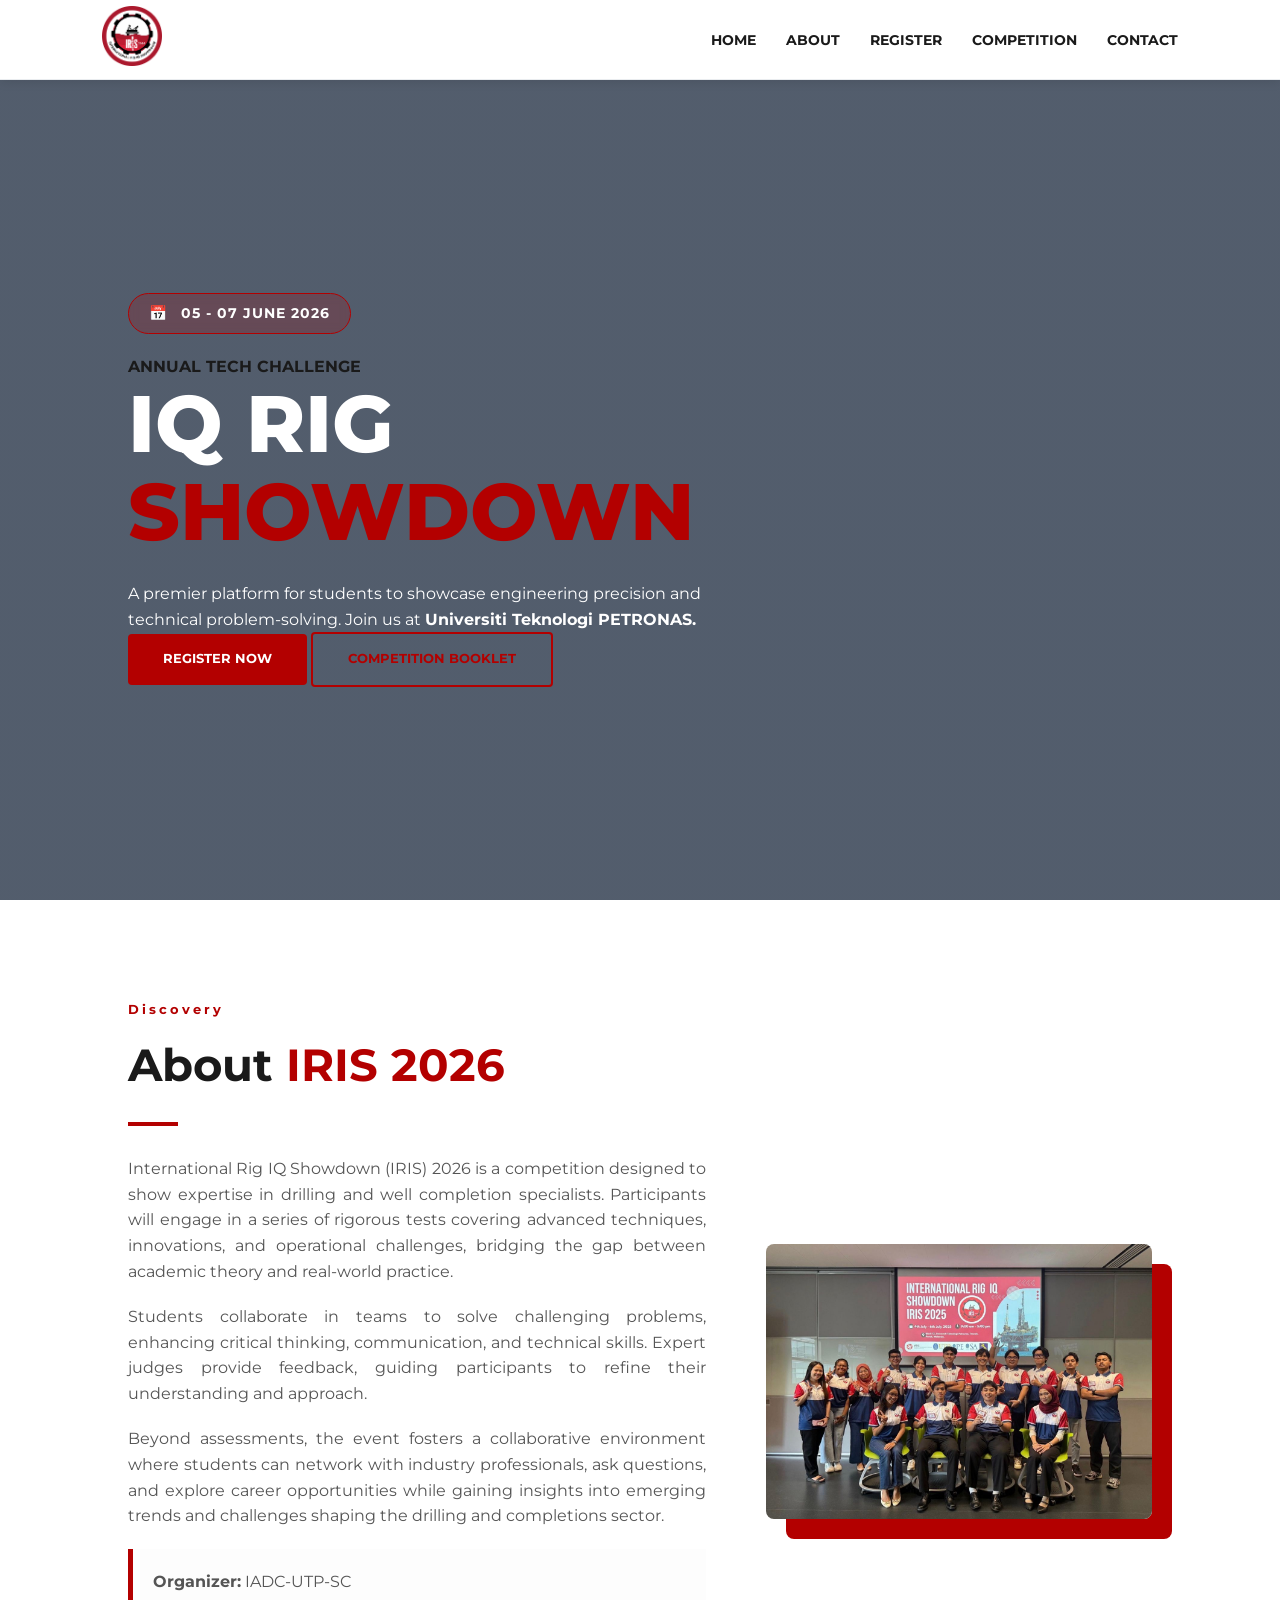
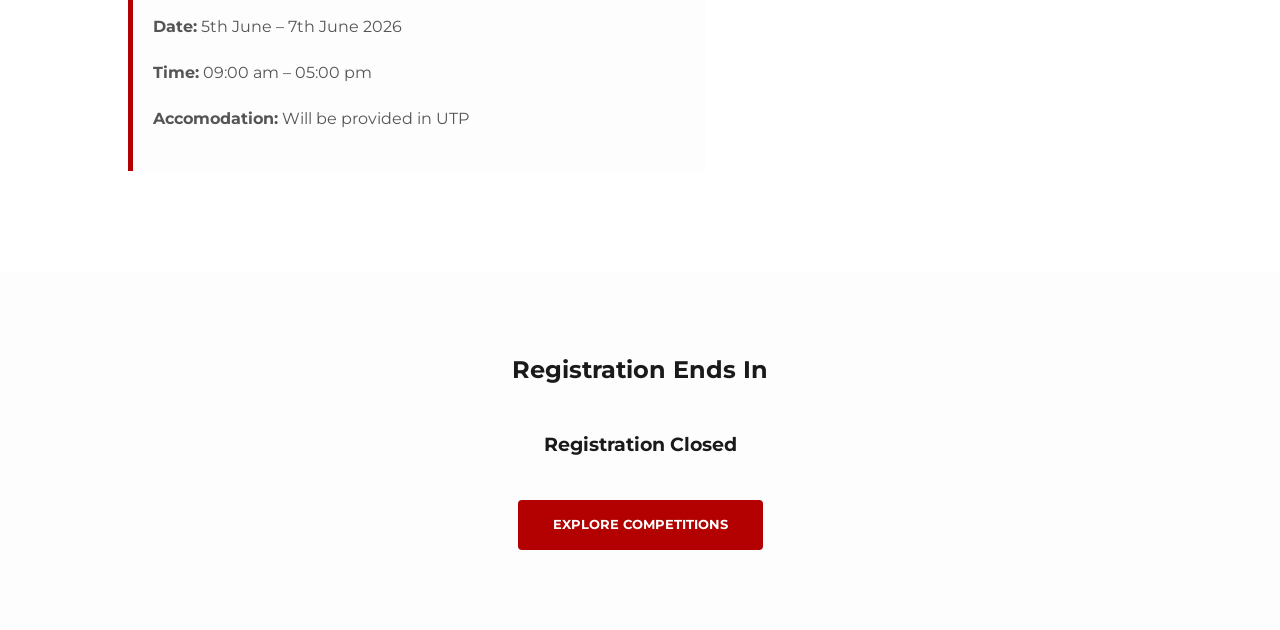
<file: index.html>
<!DOCTYPE html>
<html lang="en">
<head>
    <meta charset="UTF-8">
    <meta name="viewport" content="width=device-width, initial-scale=1.0">
    <title>IRIS 2026 | IQ Rig Showdown</title>
    
    <link rel="stylesheet" href="style.css">
    <link href="https://fonts.googleapis.com/css2?family=Montserrat:wght@400;700;800&display=swap" rel="stylesheet">
    <link href="https://unpkg.com/aos@2.3.1/dist/aos.css" rel="stylesheet">
</head>

<body>

    <nav>
        <div class="logo-container">
            <img src="FINAL LOGO.png" alt="Logo" class="nav-logo">
        </div>
        
        <div class="menu-icon" id="menuIcon">
            <div class="bar"></div>
            <div class="bar"></div>
            <div class="bar"></div>
        </div>

        <ul class="nav-links" id="navLinks">
            <li><a href="index.html">HOME</a></li>
            <li><a href="#about">ABOUT</a></li>
            <li><a href="registration.html">REGISTER</a></li>
            <li><a href="competitions.html">COMPETITION</a></li>
            <li><a href="contact.html">CONTACT</a></li>
        </ul>
    </nav>

    <header id="home" class="hero">
        <div class="hero-content" data-aos="fade-right">
            <div class="hero-date-badge">
                <span class="calendar-icon">📅</span> 05 - 07 JUNE 2026
            </div>
            
            <h4>ANNUAL TECH CHALLENGE</h4>
            <h1><span class="white-text">IQ RIG</span> <br><span class="accent-text">SHOWDOWN</span></h1>
            
            <p>A premier platform for students to showcase engineering precision and technical problem-solving. Join us at <strong>Universiti Teknologi PETRONAS.</strong></p>
            
            <div class="hero-btns">
                <a href="#registration-countdown" class="btn btn-gold">REGISTER NOW</a>
                <a href="competitions.html" class="btn btn-outline">Competition Booklet</a>
            </div>
        </div>
    </header>

    <section id="about" class="section about-section">
        <div class="container">
            <div class="about-grid">
                <div class="about-text" data-aos="fade-right">
                    <h4 class="sub-title">Discovery</h4>
                    <h2>About <span class="highlight">IRIS 2026</span></h2>
                    <div class="underline-left"></div>
                    
                    <p>International Rig IQ Showdown (IRIS) 2026 is a competition designed to show expertise in drilling and well completion specialists. Participants will engage in a series of rigorous tests covering advanced techniques, innovations, and operational challenges, bridging the gap between academic theory and real-world practice.</p>
                    
                    <p>Students collaborate in teams to solve challenging problems, enhancing critical thinking, communication, and technical skills. Expert judges provide feedback, guiding participants to refine their understanding and approach.</p>
                    
                    <p>Beyond assessments, the event fosters a collaborative environment where students can network with industry professionals, ask questions, and explore career opportunities while gaining insights into emerging trends and challenges shaping the drilling and completions sector.</p>

                    <div class="event-info-box">
                        <p><strong>Organizer:</strong> IADC-UTP-SC</p>
                        <p><strong>Date:</strong> 5th June – 7th June 2026</p>
                        <p><strong>Time:</strong> 09:00 am – 05:00 pm</p>
                        <p><strong>Accomodation:</strong> Will be provided in UTP</p>
                    </div>
                </div>

                <div class="about-image" data-aos="fade-left">
                    <div class="image-border">
                        <img src="WhatsApp Image 2026-04-22 at 12.25.24 PM.png" alt="Drilling Rig Innovation">
                    </div>
                </div>
            </div>
        </div>
    </section>

    <section id="registration-countdown" class="section countdown-section">
        <div class="section-title" data-aos="fade-up">
            <h2>Registration Ends In</h2>
            <div class="underline"></div>
        </div>

        <div class="countdown-container" data-aos="zoom-in">
            <div class="time-box">
                <span id="days">00</span>
                <p>Days</p>
            </div>
            <div class="time-box">
                <span id="hours">00</span>
                <p>Hours</p>
            </div>
            <div class="time-box">
                <span id="minutes">00</span>
                <p>Minutes</p>
            </div>
            <div class="time-box">
                <span id="seconds">00</span>
                <p>Seconds</p>
            </div>
        </div>

        <div class="countdown-cta" data-aos="fade-up">
            <a href="competitions.html" class="btn btn-gold">Explore Competitions</a>
        </div>
    </section>

    <script src="https://unpkg.com/aos@2.3.1/dist/aos.js"></script>
    <script>
        AOS.init({ duration: 1000, once: true });

        const countDownDate = new Date("May 22, 2026 23:59:59").getTime();
        const x = setInterval(function() {
            const now = new Date().getTime();
            const distance = countDownDate - now;
            document.getElementById("days").innerHTML = Math.floor(distance / (1000 * 60 * 60 * 24));
            document.getElementById("hours").innerHTML = Math.floor((distance % (1000 * 60 * 60 * 24)) / (1000 * 60 * 60));
            document.getElementById("minutes").innerHTML = Math.floor((distance % (1000 * 60 * 60)) / (1000 * 60));
            document.getElementById("seconds").innerHTML = Math.floor((distance % (1000 * 60)) / 1000);
            if (distance < 0) {
                clearInterval(x);
                document.querySelector(".countdown-container").innerHTML = "<h3>Registration Closed</h3>";
            }
        }, 1000);
    </script>
    <script>
        const menuBtn = document.getElementById('mobile-menu');
        const navList = document.getElementById('nav-list');

        menuBtn.addEventListener('click', () => {
            navList.classList.toggle('active');
        });
    </script>
    <script>
        const menuIcon = document.getElementById('menuIcon'); // Make sure your HTML has id="menuIcon"
        const navLinks = document.getElementById('navLinks'); // Make sure your HTML has id="navLinks"

        menuIcon.addEventListener('click', () => {
            navLinks.classList.toggle('active');
        });

        // Close menu when a link is clicked (better UX)
        document.querySelectorAll('.nav-links a').forEach(link => {
            link.addEventListener('click', () => {
                navLinks.classList.remove('active');
            });
        });
    </script>
</body>
</html>
</file>
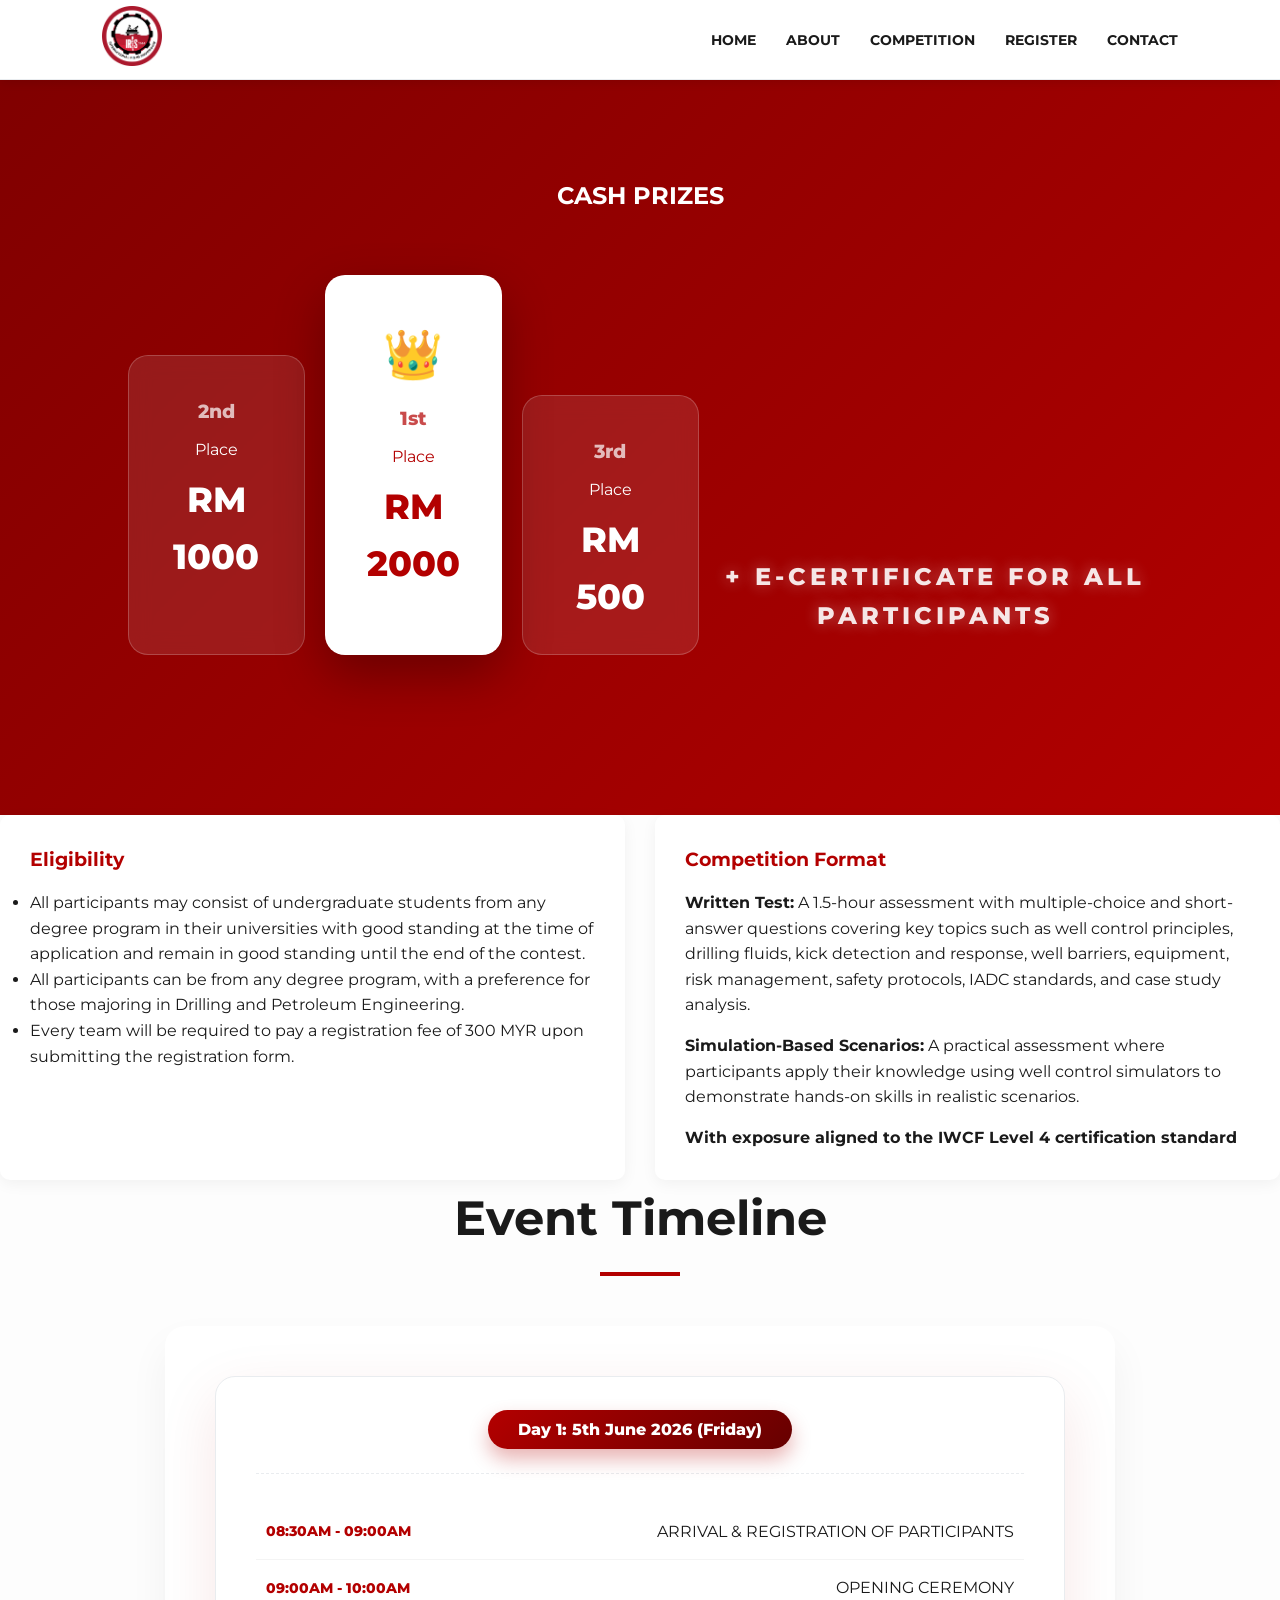
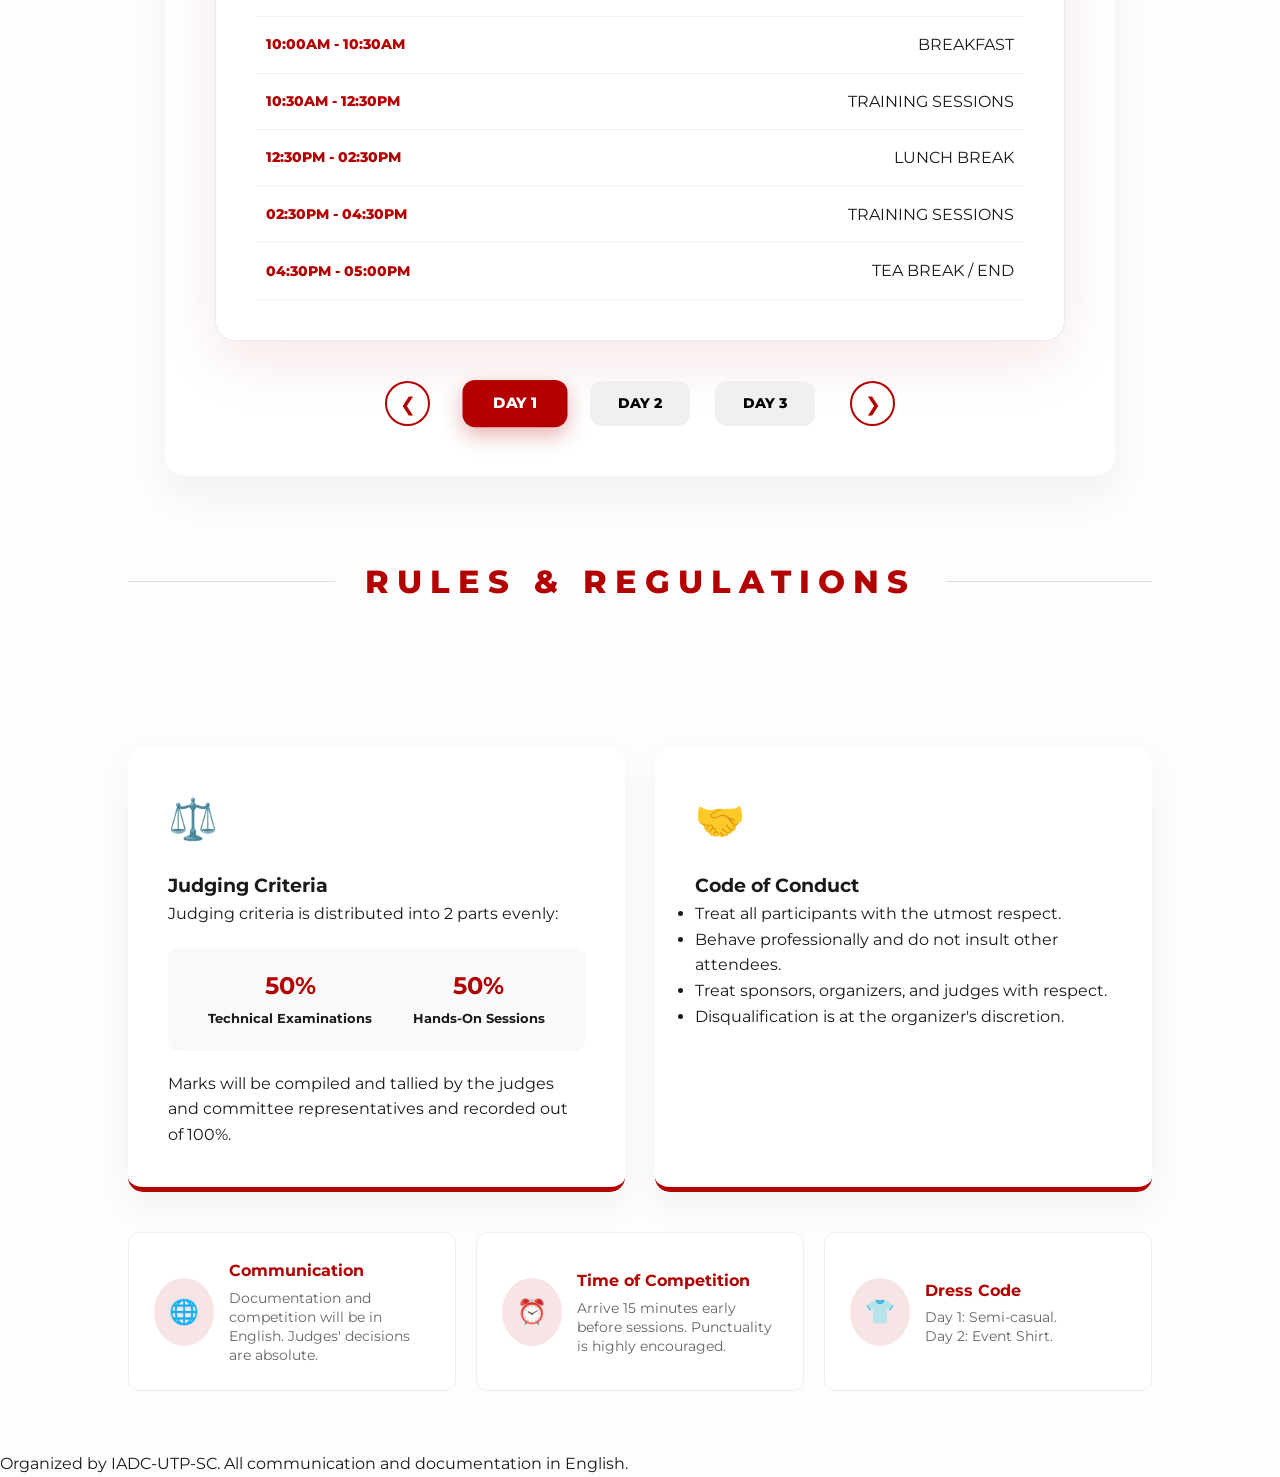
<file: competitions.html>
<!DOCTYPE html>
<html lang="en">
<head>
    <meta charset="UTF-8">
    <meta name="viewport" content="width=device-width, initial-scale=1.0">
    <title>IRIS 2026 | Competition Details</title>
    <link rel="stylesheet" href="style.css">
    <link href="https://fonts.googleapis.com/css2?family=Montserrat:wght@400;700;800&display=swap" rel="stylesheet">
    <link href="https://unpkg.com/aos@2.3.1/dist/aos.css" rel="stylesheet">
</head>
<body class="light-theme">

    <nav>
        <div class="logo">
            <img src="FINAL LOGO.png" alt="IRIS Logo">
        </div>

        <div class="menu-icon" id="menuIcon">
            <div class="bar"></div>
            <div class="bar"></div>
            <div class="bar"></div>
        </div>

        <ul class="nav-links" id="navLinks">
            <li><a href="index.html">HOME</a></li>
            <li><a href="index.html#about">ABOUT</a></li>
            <li><a href="competitions.html">COMPETITION</a></li>
            <li><a href="registration.html">REGISTER</a></li>
            <li><a href="contact.html">CONTACT</a></li>
        </ul>
    </nav>

    <header class="comp-header">
        <div class="container" data-aos="fade-down">
            <h1>Competition <span class="highlight">Handbook</span></h1>
            <p>Everything you need to know about IRIS 2026</p>
        </div>
    </header>

    <section class="section prize-podium-section">
        <div class="container">
            <h2 class="section-title white-text">CASH PRIZES</h2>
            <div class="podium-container">
                
                <div class="podium-card silver" data-aos="fade-up" data-aos-delay="100">
                    <div class="podium-rank">2nd</div>
                    <div class="podium-content">
                        <p>Place</p>
                        <h3>RM 1000</h3>
                    </div>
                </div>

                <div class="podium-card gold" data-aos="fade-up">
                    <div class="crown-icon">👑</div>
                    <div class="podium-rank">1st</div>
                    <div class="podium-content">
                        <p>Place</p>
                        <h3>RM 2000</h3>
                    </div>
                    <div class="shine-effect"></div>
                </div>

                <div class="podium-card bronze" data-aos="fade-up" data-aos-delay="200">
                    <div class="podium-rank">3rd</div>
                    <div class="podium-content">
                        <p>Place</p>
                        <h3>RM 500</h3>
                    </div>
                </div>

            <div class="prize-footer-container" data-aos="fade-up" data-aos-delay="300">
            <p class="cert-footer-large">+ e-Certificate for all participants</p>
        </div>
    </section>

    <section class="section group-section">
        <div class="container grid-2">
            <div class="content-card" data-aos="fade-right">
                <h3>Eligibility</h3>
                <ul>
                    <li>All participants may consist of undergraduate students from any degree program in their universities with good standing at the time of application and remain in good standing until the end of the contest.</li>
                    <li>All participants can be from any degree program, with a preference for those majoring in Drilling and Petroleum Engineering.</li>
                    <li>Every team will be required to pay a registration fee of 300 MYR upon submitting the registration form.</li>
                </ul>
            </div>
            <div class="content-card" data-aos="fade-left">
                <h3>Competition Format</h3>
                <div class="format-item">
                    <strong>Written Test:</strong> A 1.5-hour assessment with multiple-choice and short-answer questions covering key topics such as well control principles, drilling fluids, kick detection and response, well barriers, equipment, risk management, safety protocols, IADC standards, and case study analysis.
                </div>
                <div class="format-item" style="margin-top:15px;">
                    <strong>Simulation-Based Scenarios:</strong> A practical assessment where participants apply their knowledge using well control simulators to demonstrate hands-on skills in realistic scenarios.
                </div>
                <div class="format-item" style="margin-top:15px;">
                    <strong>With exposure aligned to the IWCF Level 4 certification standard</strong> 
                </div>
            </div>
        </div>
    </section>

    <section class="section timeline-slider-section">
        <div class="container">
            <div class="timeline-header" data-aos="fade-up">
                <h2 class="section-title-center">Event Timeline</h2>
                <div class="underline-center"></div>
            </div>

            <div class="slider-wrapper">
                <div class="timeline-slide active" id="day1">
                    <div class="slide-card">
                        <div class="slide-header-box">
                            <span class="day-label">Day 1: 5th June 2026 (Friday)</span>
                        </div>
                        <ul class="agenda-list">
                            <li><span class="time">08:30AM - 09:00AM</span> ARRIVAL & REGISTRATION OF PARTICIPANTS</li>
                            <li><span class="time">09:00AM - 10:00AM</span> OPENING CEREMONY</li>
                            <li><span class="time">10:00AM - 10:30AM</span> BREAKFAST</li>
                            <li><span class="time">10:30AM - 12:30PM</span> TRAINING SESSIONS</li>
                            <li><span class="time">12:30PM - 02:30PM</span> LUNCH BREAK</li>
                            <li><span class="time">02:30PM - 04:30PM</span> TRAINING SESSIONS</li>
                            <li><span class="time">04:30PM - 05:00PM</span> TEA BREAK / END</li>
                        </ul>
                    </div>
                </div>

                <div class="timeline-slide" id="day2">
                    <div class="slide-card">
                        <div class="slide-header-box">
                            <span class="day-label">Day 2: 6th June 2026 (Saturday)</span>
                        </div>
                        <ul class="agenda-list">
                            <li><span class="time">08:00AM - 08:30AM</span> ARRIVAL OF PARTICIPANTS, VIP & JUDGES</li>
                            <li><span class="time">08:30AM - 09:00AM</span> TEST BRIEFING</li>
                            <li><span class="time">09:00AM - 10:30AM</span> WRITTEN TEST</li>
                            <li><span class="time">10:45AM - 12:00PM</span> HANDS-ON BRIEFING</li>
                            <li><span class="time">02:00PM - 04:00PM</span> HANDS-ON TRAINING</li>
                            <li><span class="time">04:00PM - 04:30PM</span> ANNOUNCEMENT OF WRITTEN TEST</li>
                        </ul>
                    </div>
                </div>

                <div class="timeline-slide" id="day3">
                    <div class="slide-card">
                        <div class="slide-header-box">
                            <span class="day-label">Day 3: 7th June 2026 (Sunday)</span>
                        </div>
                        <ul class="agenda-list">
                            <li><span class="time">08:00AM - 08:30AM</span> ARRIVAL OF PARTICIPANTS, VIP & JUDGES</li>
                            <li><span class="time">09:00AM - 10:00AM</span> TECHNICAL TALK</li>
                            <li><span class="time">10:15AM - 12:00PM</span> FINAL ROUND (PART 1)</li>
                            <li><span class="time">12:00PM - 02:00PM</span> LUNCH</li>
                            <li><span class="time">02:00PM - 06:00PM</span> FINAL ROUND (PART 2)</li>
                            <li><span class="time">06:30PM - 07:00PM</span> CLOSING CEREMONY AND ANOUNCEMENT OF FINAL RESULTS</li>
                        </ul>
                    </div>
                </div>

                <div class="slider-controls">
                    <button class="arrow prev" onclick="moveSlide(-1)">❮</button>
                    <div class="dots-container">
                        <span class="dot active" onclick="currentSlide(0)">DAY 1</span>
                        <span class="dot" onclick="currentSlide(1)">DAY 2</span>
                        <span class="dot" onclick="currentSlide(2)">DAY 3</span>
                    </div>
                    <button class="arrow next" onclick="moveSlide(1)">❯</button>
                </div>
            </div>
        </div>
    </section>

    <div class="section-divider">
    <div class="divider-line"></div>
    <span class="divider-text">RULES & REGULATIONS</span>
    <div class="divider-line"></div>
</div>

    <section class="section rules-grid-container">
        <div class="container">
            <div class="rules-row-top">
                <div class="rule-card main-card" data-aos="fade-up">
                    <div class="rule-icon">⚖️</div>
                    <h3>Judging Criteria</h3>
                    <p>Judging criteria is distributed into 2 parts evenly:</p>
                    <div class="judging-split">
                        <div class="split-item"><strong>50%</strong><span>Technical Examinations</span></div>
                        <div class="split-item"><strong>50%</strong><span>Hands-On Sessions</span></div>
                    </div>
                    <p class="small-note">Marks will be compiled and tallied by the judges and committee representatives and recorded out of 100%.</p>
                </div>

                <div class="rule-card main-card" data-aos="fade-up" data-aos-delay="100">
                    <div class="rule-icon">🤝</div>
                    <h3>Code of Conduct</h3>
                    <ul class="conduct-list">
                        <li>Treat all participants with the utmost respect.</li>
                        <li>Behave professionally and do not insult other attendees.</li>
                        <li>Treat sponsors, organizers, and judges with respect.</li>
                        <li>Disqualification is at the organizer's discretion.</li>
                    </ul>
                </div>
            </div>

            <div class="rules-row-bottom" data-aos="fade-up" data-aos-delay="200">
                <div class="logistics-item">
                    <div class="log-icon">🌐</div>
                    <div class="log-text">
                        <h4>Communication</h4>
                        <p>Documentation and competition will be in English. Judges' decisions are absolute.</p>
                    </div>
                </div>
                <div class="logistics-item">
                    <div class="log-icon">⏰</div>
                    <div class="log-text">
                        <h4>Time of Competition</h4>
                        <p>Arrive 15 minutes early before sessions. Punctuality is highly encouraged.</p>
                    </div>
                </div>
                <div class="logistics-item">
                    <div class="log-icon">👕</div>
                    <div class="log-text">
                        <h4>Dress Code</h4>
                        <p>Day 1: Semi-casual. <br>Day 2: Event Shirt.</p>
                    </div>
                </div>
            </div>
        </div>
    </section>
    <footer class="footer">
        <p>Organized by IADC-UTP-SC. All communication and documentation in English.</p>
    </footer>

    <script src="https://unpkg.com/aos@2.3.1/dist/aos.js"></script>
    <script>AOS.init({ duration: 1000, once: true });</script>
    <script>
        let slideIndex = 0;
        const slides = document.getElementsByClassName("timeline-slide");
        const dots = document.getElementsByClassName("dot");

        function moveSlide(n) {
            slideIndex += n;
            if (slideIndex >= slides.length) slideIndex = 0;
            if (slideIndex < 0) slideIndex = slides.length - 1;
            showSlides(slideIndex);
        }

        function currentSlide(n) {
            slideIndex = n;
            showSlides(slideIndex);
        }

        function showSlides(n) {
            for (let i = 0; i < slides.length; i++) {
                slides[i].classList.remove("active");
                dots[i].classList.remove("active");
            }
            slides[n].classList.add("active");
            dots[n].classList.add("active");
        }
    </script>
    <script>
        const menuBtn = document.getElementById('mobile-menu');
        const navList = document.getElementById('nav-list');

        menuBtn.addEventListener('click', () => {
            navList.classList.toggle('active');
        });
    </script>
    <script>
        const menuIcon = document.getElementById('menuIcon'); // Make sure your HTML has id="menuIcon"
        const navLinks = document.getElementById('navLinks'); // Make sure your HTML has id="navLinks"

        menuIcon.addEventListener('click', () => {
            navLinks.classList.toggle('active');
        });

        // Close menu when a link is clicked (better UX)
        document.querySelectorAll('.nav-links a').forEach(link => {
            link.addEventListener('click', () => {
                navLinks.classList.remove('active');
            });
        });
    </script>
</body>
</html>
</file>
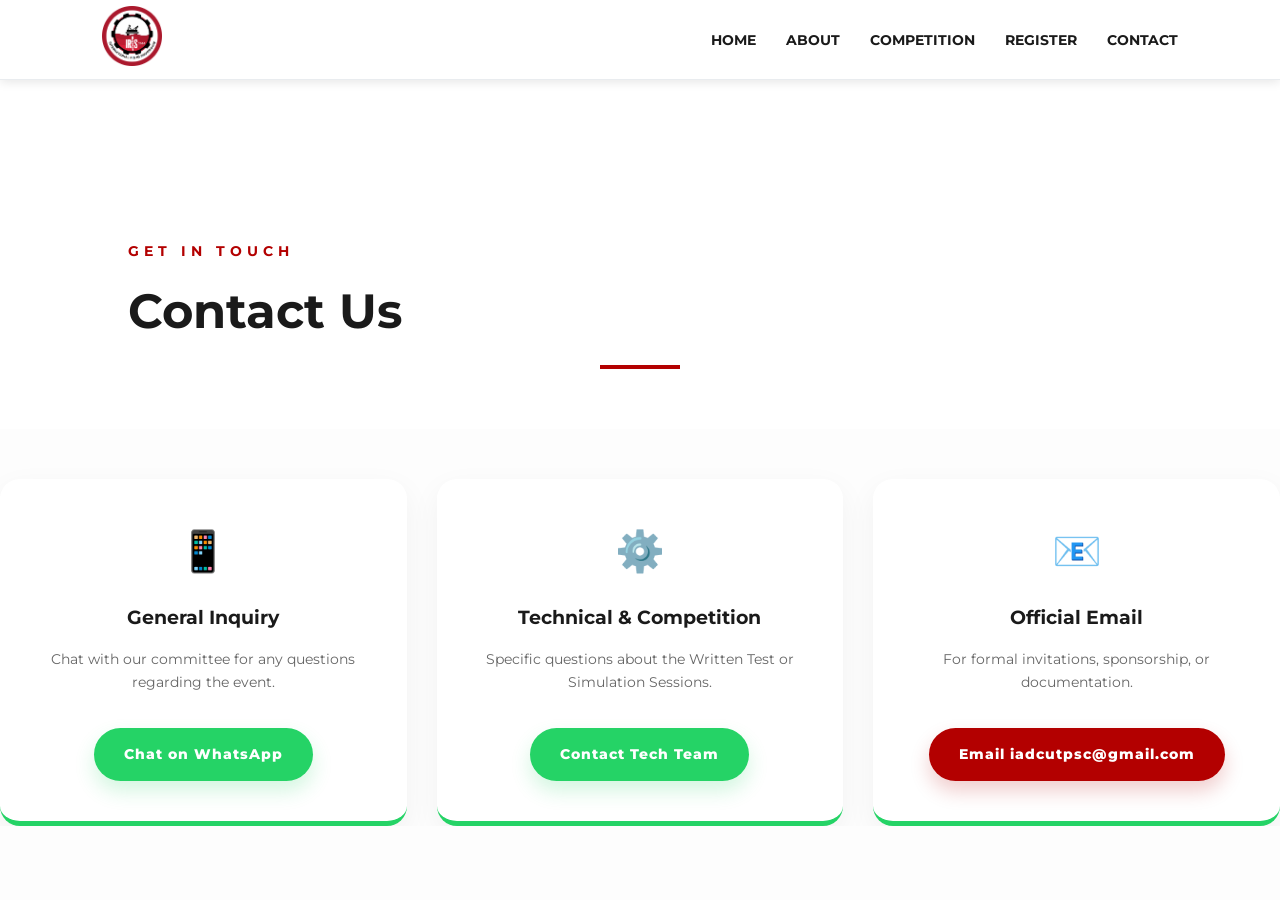
<file: contact.html>
<!DOCTYPE html>
<html lang="en">
<head>
    <meta charset="UTF-8">
    <meta name="viewport" content="width=device-width, initial-scale=1.0">
    <title>IRIS 2026 | Contact Us</title>
    <link rel="stylesheet" href="style.css">
    <link href="https://fonts.googleapis.com/css2?family=Montserrat:wght@400;700;800&display=swap" rel="stylesheet">
    <link href="https://unpkg.com/aos@2.3.1/dist/aos.css" rel="stylesheet">
</head>
<body class="light-theme">

    <nav>
        <div class="logo">
            <img src="FINAL LOGO.png" alt="IRIS Logo">
        </div>

        <div class="menu-icon" id="menuIcon">
            <div class="bar"></div>
            <div class="bar"></div>
            <div class="bar"></div>
        </div>

        <ul class="nav-links" id="navLinks">
            <li><a href="index.html">HOME</a></li>
            <li><a href="index.html#about">ABOUT</a></li>
            <li><a href="competitions.html">COMPETITION</a></li>
            <li><a href="registration.html">REGISTER</a></li>
            <li><a href="contact.html">CONTACT</a></li>
        </ul>
    </nav>

    <header class="contact-header">
        <div class="container" data-aos="fade-down">
            <h4 class="sub-title-center">Get in Touch</h4>
            <h2 class="section-title-center">Contact Us</h2>
            <div class="underline-center"></div>
        </div>
    </header>

    <section class="section contact-lively">
        <div class="container">
            <div class="contact-grid-lively">
                
                <div class="contact-card-wa" data-aos="zoom-in">
                    <div class="wa-icon-box">📱</div>
                    <h3>General Inquiry</h3>
                    <p>Chat with our committee for any questions regarding the event.</p>
                    <a href="https://wa.me/60122535576?text=Hi%20IRIS%202026,%20I%20have%20a%20general%20inquiry%20regarding..." 
                    target="_blank" class="wa-btn">
                        Chat on WhatsApp
                    </a>
                </div>

                <div class="contact-card-wa" data-aos="zoom-in" data-aos-delay="100">
                    <div class="wa-icon-box">⚙️</div>
                    <h3>Technical & Competition</h3>
                    <p>Specific questions about the Written Test or Simulation Sessions.</p>
                    <a href="https://wa.me/60146399554?text=Hi%20IRIS%20Technical%20Team,%20I%20need%20clarification%20on..." 
                    target="_blank" class="wa-btn">
                        Contact Tech Team
                    </a>
                </div>

                <div class="contact-card-wa" data-aos="zoom-in" data-aos-delay="200">
                    <div class="wa-icon-box">📧</div>
                    <h3>Official Email</h3>
                    <p>For formal invitations, sponsorship, or documentation.</p>
                    <a href="mailto:iadcutpsc@gmail.com" class="wa-btn email-btn">
                        Email iadcutpsc@gmail.com
                    </a>
                </div>

            </div>
        </div>
    </section>
    <script src="https://unpkg.com/aos@2.3.1/dist/aos.js"></script>
    <script>AOS.init({ duration: 1000, once: true });</script>
    <script>
        const menuBtn = document.getElementById('mobile-menu');
        const navList = document.getElementById('nav-list');

        menuBtn.addEventListener('click', () => {
            navList.classList.toggle('active');
        });
    </script>
    <script>
        const menuIcon = document.getElementById('menuIcon'); // Make sure your HTML has id="menuIcon"
        const navLinks = document.getElementById('navLinks'); // Make sure your HTML has id="navLinks"

        menuIcon.addEventListener('click', () => {
            navLinks.classList.toggle('active');
        });

        // Close menu when a link is clicked (better UX)
        document.querySelectorAll('.nav-links a').forEach(link => {
            link.addEventListener('click', () => {
                navLinks.classList.remove('active');
            });
        });
    </script>
</body>
</html>
</file>
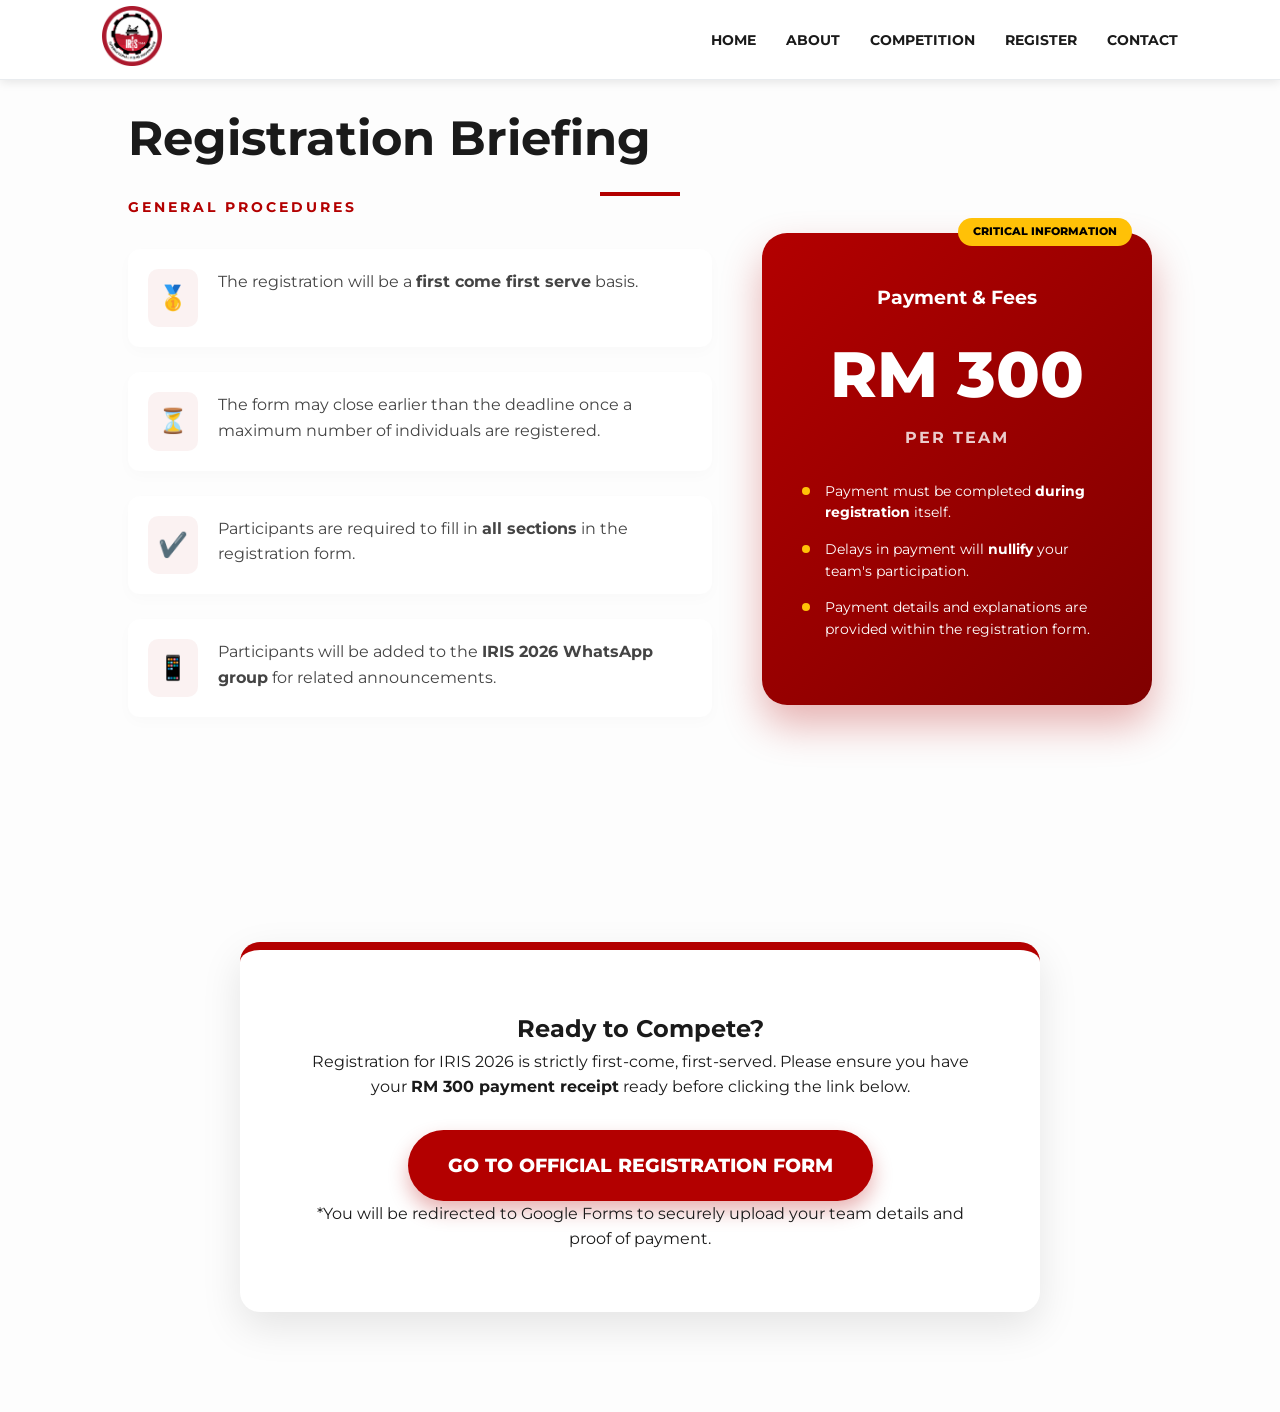
<file: registration.html>
<!DOCTYPE html>
<html lang="en">
<head>
    <meta charset="UTF-8">
    <meta name="viewport" content="width=device-width, initial-scale=1.0">
    <title>IRIS 2026 | Registration</title>
    <link rel="stylesheet" href="style.css">
    <link href="https://fonts.googleapis.com/css2?family=Montserrat:wght@400;700;800&display=swap" rel="stylesheet">
</head>
<body>

    <nav>
        <div class="logo">
            <img src="FINAL LOGO.png" alt="IRIS Logo">
        </div>

        <div class="menu-icon" id="menuIcon">
            <div class="bar"></div>
            <div class="bar"></div>
            <div class="bar"></div>
        </div>

        <ul class="nav-links" id="navLinks">
            <li><a href="index.html">HOME</a></li>
            <li><a href="index.html#about">ABOUT</a></li>
            <li><a href="competitions.html">COMPETITION</a></li>
            <li><a href="registration.html">REGISTER</a></li>
            <li><a href="contact.html">CONTACT</a></li>
        </ul>
    </nav>

    <section class="section briefing-premium">
        <div class="container">
            <div class="briefing-header" data-aos="fade-down">
                <h2 class="section-title-center">Registration Briefing</h2>
                <div class="underline-center"></div>
            </div>

            <div class="briefing-container">
                <div class="procedures-panel" data-aos="fade-right">
                    <h3 class="panel-tag">General Procedures</h3>
                    
                    <div class="procedure-item">
                        <div class="proc-icon">🥇</div>
                        <div class="proc-text">
                            <p>The registration will be a <strong>first come first serve</strong> basis.</p>
                        </div>
                    </div>

                    <div class="procedure-item">
                        <div class="proc-icon">⏳</div>
                        <div class="proc-text">
                            <p>The form may close earlier than the deadline once a maximum number of individuals are registered.</p>
                        </div>
                    </div>

                    <div class="procedure-item">
                        <div class="proc-icon">✔️</div>
                        <div class="proc-text">
                            <p>Participants are required to fill in <strong>all sections</strong> in the registration form.</p>
                        </div>
                    </div>

                    <div class="procedure-item">
                        <div class="proc-icon">📱</div>
                        <div class="proc-text">
                            <p>Participants will be added to the <strong>IRIS 2026 WhatsApp group</strong> for related announcements.</p>
                        </div>
                    </div>
                </div>

                <div class="payment-glass-card" data-aos="fade-left">
                    <div class="card-status">Critical Information</div>
                    <h3>Payment & Fees</h3>
                    <div class="amount-tag">RM 300</div>
                    <p class="per-team">PER TEAM </p>

                    <div class="payment-rules">
                        <div class="rule-line">
                            <span class="bullet"></span>
                            <p>Payment must be completed <strong>during registration</strong> itself. </p>
                        </div>
                        <div class="rule-line">
                            <span class="bullet"></span>
                            <p>Delays in payment will <strong>nullify</strong> your team's participation. </p>
                        </div>
                        <div class="rule-line">
                            <span class="bullet"></span>
                            <p>Payment details and explanations are provided within the registration form. </p>
                        </div>
                    </div>
                </div>
            </div>
        </div>
    </section>
    
    <section class="registration-cta">
        <div class="container">
            <div class="cta-card">
                <h2>Ready to Compete?</h2>
                <p>Registration for IRIS 2026 is strictly first-come, first-served. Please ensure you have your <strong>RM 300 payment receipt</strong> ready before clicking the link below.</p>
                
                <a href="https://forms.gle/scWWZGuiCvgcAcBK6" class="btn-register-now" target="_blank">
                    GO TO OFFICIAL REGISTRATION FORM
                </a>
                
                <p class="note">*You will be redirected to Google Forms to securely upload your team details and proof of payment.</p>
            </div>
        </div>
    </section>

    <script>
        const menuBtn = document.getElementById('mobile-menu');
        const navList = document.getElementById('nav-list');

        menuBtn.addEventListener('click', () => {
            navList.classList.toggle('active');
        });
    </script>
    <script>
        const menuIcon = document.getElementById('menuIcon'); // Make sure your HTML has id="menuIcon"
        const navLinks = document.getElementById('navLinks'); // Make sure your HTML has id="navLinks"

        menuIcon.addEventListener('click', () => {
            navLinks.classList.toggle('active');
        });

        // Close menu when a link is clicked (better UX)
        document.querySelectorAll('.nav-links a').forEach(link => {
            link.addEventListener('click', () => {
                navLinks.classList.remove('active');
            });
        });
    </script>
</body>
</html>
</file>
<file: style.css>
/* --- 1. Variables & Global Reset --- */
:root {
    --primary-red: #b30000;    /* Classy Crimson */
    --accent-red: #ff3333;
    --dark-slate: #1a1a1a;
    --off-white: #fdfdfd;
    --pure-white: #ffffff;
    --light-gray: #e9ecef;
    --transition: all 0.3s ease-in-out;
}

* {
    margin: 0;
    padding: 0;
    box-sizing: border-box;
    font-family: 'Montserrat', sans-serif;
}

html { scroll-behavior: smooth; }

body {
    background-color: var(--off-white);
    color: var(--dark-slate);
    line-height: 1.6;
    overflow-x: hidden;
}

/* --- 2. Navigation --- */
nav {
    display: flex;
    justify-content: space-between;
    align-items: center;
    padding: 10px 8%;
    position: fixed;
    width: 100%;
    top: 0;
    z-index: 1000;
    background: rgba(255, 255, 255, 0.95);
    backdrop-filter: blur(10px);
    border-bottom: 1px solid var(--light-gray);
}

.nav-logo {
    height: 80px; /* Adjusted to be large but not overwhelming */
    width: auto;
    transition: var(--transition);
}

.nav-links {
    display: flex;
    list-style: none;
    gap: 30px;
}

.nav-links a {
    text-decoration: none;
    color: var(--dark-slate);
    font-weight: 700;
    font-size: 0.9rem;
    transition: var(--transition);
}

.nav-links a:hover { color: var(--primary-red); }

/* --- 3. Hero Section --- */
.hero {
    height: 100vh;
    background: linear-gradient(rgba(10, 25, 47, 0.7), rgba(10, 25, 47, 0.7)), 
                url('https://images.unsplash.com/photo-1518770660439-4636190af475?q=80&w=2070') no-repeat center center/cover;
    display: flex;
    align-items: center;
    padding: 0 10%;
}
.hero-date-badge {
    display: inline-block;
    background: rgba(179, 0, 0, 0.2); /* Low opacity primary red */
    border: 1px solid var(--primary-red);
    color: var(--pure-white);
    padding: 8px 20px;
    border-radius: 50px;
    font-weight: 700;
    font-size: 0.9rem;
    letter-spacing: 1px;
    margin-bottom: 20px;
    backdrop-filter: blur(5px);
}

.calendar-icon {
    margin-right: 8px;
}
---------------------------------------------------------
/* Adjust the h4 margin so it doesn't crowd the badge */
.hero-content h4 {
    margin-top: 10px;
}
.hero-content h1 {
    font-size: clamp(2.5rem, 8vw, 5rem);
    font-weight: 800;
    line-height: 1.1;
    margin-bottom: 25px;
}

.white-text { color: var(--pure-white); }
.accent-text { color: var(--primary-red); }

.hero-content p { color: var(--pure-white); max-width: 600px; }

.btn {
    padding: 15px 35px;
    text-decoration: none;
    font-weight: 700;
    border-radius: 4px;
    display: inline-block;
    transition: var(--transition);
    text-transform: uppercase;
    font-size: 0.8rem;
}

.btn-gold { background: var(--primary-red); color: var(--pure-white); }
.btn-outline { border: 2px solid var(--primary-red); color: var(--primary-red); }

.btn:hover { transform: translateY(-5px); box-shadow: 0 10px 20px rgba(0,0,0,0.2); }

/* --- 4. About Section --- */
.about-section { padding: 100px 10%; background: var(--pure-white); }

.about-grid {
    display: grid;
    grid-template-columns: 1.2fr 0.8fr;
    gap: 60px;
    align-items: center;
}

.sub-title { color: var(--primary-red); letter-spacing: 3px; font-size: 0.8rem; margin-bottom: 10px; }
.about-text h2 { font-size: 2.8rem; color: var(--dark-slate); margin-bottom: 20px; }
.highlight { color: var(--primary-red); }
.underline-left { width: 50px; height: 4px; background: var(--primary-red); margin-bottom: 30px; }
.about-text p { color: #555; margin-bottom: 20px; text-align: justify; }

.event-info-box {
    padding: 20px;
    background: var(--off-white);
    border-left: 5px solid var(--primary-red);
}

.about-image img {
    width: 100%;
    border-radius: 8px;
    box-shadow: 20px 20px 0px var(--primary-red);
}

/* --- 5. Countdown Section --- */
.countdown-section { padding: 80px 10%; text-align: center; }
.countdown-container { display: flex; justify-content: center; gap: 20px; margin: 40px 0; }

.time-box {
    background: var(--pure-white);
    border: 1px solid var(--light-gray);
    padding: 25px;
    border-radius: 10px;
    min-width: 110px;
    box-shadow: 0 5px 15px rgba(0,0,0,0.05);
}

.time-box span { display: block; font-size: 2.5rem; font-weight: 800; color: var(--primary-red); }

/* --- 6. Responsive Adjustments --- */
@media (max-width: 992px) {
    .about-grid { grid-template-columns: 1fr; text-align: center; }
    .about-image { order: -1; margin-bottom: 40px; }
    .nav-links { display: none; }
}

/* --- Competition Page Extensions --- */
/* Prize Hero */
.prize-hero {
    background: linear-gradient(135deg, #b30000, #660000);
    padding: 80px 10%;
    text-align: center;
}

.prize-display {
    display: flex;
    justify-content: center;
    align-items: flex-end;
    gap: 30px;
    margin: 40px 0;
}

.prize-box {
    background: rgba(255, 255, 255, 0.1);
    border: 1px solid rgba(255, 255, 255, 0.3);
    padding: 30px;
    border-radius: 15px;
    color: white;
}

.prize-box.first {
    background: white;
    color: #b30000;
    transform: scale(1.1);
    box-shadow: 0 10px 30px rgba(0,0,0,0.3);
}

/* Timeline Flow */
.flow-container {
    max-width: 800px;
    margin: 40px auto;
    position: relative;
    padding-left: 50px;
}

.flow-step {
    position: relative;
    padding-bottom: 40px;
    padding-left: 30px;
    border-left: 2px solid #b30000;
}

.day-circle {
    position: absolute;
    left: -76px;
    top: 0;
    width: 50px;
    height: 50px;
    background: #b30000;
    color: white;
    border-radius: 50%;
    display: flex;
    align-items: center;
    justify-content: center;
    font-weight: 800;
}

.flow-content ul {
    list-style: none;
    margin-top: 10px;
}

.flow-content li {
    background: #f8f9fa;
    margin: 5px 0;
    padding: 10px;
    border-radius: 5px;
}

/* Grids & Cards */
.grid-2 { display: grid; grid-template-columns: 1fr 1fr; gap: 30px; }
.grid-3 { display: grid; grid-template-columns: repeat(3, 1fr); gap: 20px; }

.content-card, .logistics-card {
    background: white;
    padding: 30px;
    border-radius: 10px;
    box-shadow: 0 4px 15px rgba(0,0,0,0.05);
}

.content-card h3, .logistics-card h4 {
    color: #b30000;
    margin-bottom: 15px;
}

/* Divider */
.section-divider {
    display: flex;
    align-items: center;
    padding: 60px 10%;
    gap: 20px;
}

.divider-line { flex: 1; height: 1px; background: #ddd; }
.divider-text { color: #b30000; font-weight: 800; letter-spacing: 3px; }

/* Mobile */
@media (max-width: 768px) {
    .grid-2, .grid-3, .prize-display { grid-template-columns: 1fr; }
    .prize-box { width: 100%; }
}
/* Rules Section Styling */
.rules-grid-container {
    padding: 60px 10%;
    background-color: #fdfdfd;
}

.rules-row-top {
    display: grid;
    grid-template-columns: 1fr 1fr;
    gap: 30px;
    margin-bottom: 40px;
}

.rule-card {
    background: #fff;
    padding: 40px;
    border-radius: 15px;
    border-bottom: 5px solid var(--primary-red);
    box-shadow: 0 15px 35px rgba(0,0,0,0.05);
    transition: transform 0.3s ease;
}

.rule-card:hover { transform: translateY(-10px); }

.rule-icon { font-size: 2.5rem; margin-bottom: 20px; }

/* Visualizing the 50/50 Split */
.judging-split {
    display: flex;
    justify-content: space-around;
    background: #f8f9fa;
    padding: 20px;
    border-radius: 10px;
    margin: 20px 0;
    text-align: center;
}

.split-item strong { display: block; font-size: 1.5rem; color: var(--primary-red); }
.split-item span { font-size: 0.8rem; font-weight: 700; }

/* Bottom Row Styling */
.rules-row-bottom {
    display: grid;
    grid-template-columns: repeat(3, 1fr);
    gap: 20px;
}

.logistics-item {
    display: flex;
    align-items: center;
    gap: 15px;
    padding: 25px;
    background: #fff;
    border: 1px solid #eee;
    border-radius: 12px;
}

.log-icon {
    font-size: 1.5rem;
    padding: 15px;
    background: rgba(179, 0, 0, 0.1);
    border-radius: 50%;
    color: var(--primary-red);
}

.log-text h4 { margin-bottom: 5px; color: var(--primary-red); }
.log-text p { font-size: 0.85rem; line-height: 1.4; color: #666; }

@media (max-width: 992px) {
    .rules-row-top, .rules-row-bottom { grid-template-columns: 1fr; }
}
/* Timeline Slider Styling */
.slider-wrapper {
    max-width: 900px;
    margin: 40px auto;
    position: relative;
    background: #fff;
    padding: 50px;
    border-radius: 20px;
    box-shadow: 0 20px 40px rgba(0,0,0,0.05);
    min-height: 500px;
}

.timeline-slide {
    display: none; /* Hide all slides by default */
    animation: fadeEffect 0.6s ease-in-out;
}

.timeline-slide.active {
    display: block;
}

@keyframes fadeEffect {
    from { opacity: 0; transform: translateX(20px); }
    to { opacity: 1; transform: translateX(0); }
}

.slide-header {
    border-bottom: 2px solid var(--primary-red);
    padding-bottom: 20px;
    margin-bottom: 30px;
}

.day-tag {
    background: var(--primary-red);
    color: #fff;
    padding: 5px 15px;
    border-radius: 50px;
    font-size: 0.8rem;
    font-weight: 800;
}

.agenda-list { list-style: none; }
.agenda-list li {
    padding: 15px 0;
    border-bottom: 1px solid #eee;
    display: flex;
    justify-content: space-between;
    align-items: center;
}

.agenda-list li .time {
    font-weight: 800;
    color: var(--primary-red);
    font-size: 0.9rem;
    min-width: 180px;
}

/* Navigation Buttons */
.slider-nav {
    display: flex;
    justify-content: space-between;
    align-items: center;
    margin-top: 40px;
}

.nav-btn {
    background: var(--primary-red);
    color: #fff;
    border: none;
    padding: 10px 25px;
    border-radius: 5px;
    cursor: pointer;
    font-weight: 700;
    transition: 0.3s;
}

.nav-btn:hover { opacity: 0.8; transform: scale(1.05); }

.dot {
    height: 12px;
    width: 12px;
    margin: 0 5px;
    background-color: #bbb;
    border-radius: 50%;
    display: inline-block;
    cursor: pointer;
}

.dot.active { background-color: var(--primary-red); }

/* Centered Timeline Header */
.timeline-header {
    text-align: center;
    margin-bottom: 50px;
}

.sub-title-center {
    color: var(--primary-red);
    text-transform: uppercase;
    letter-spacing: 5px;
    font-size: 0.9rem;
    font-weight: 700;
    margin-bottom: 10px;
}

.section-title-center {
    font-size: 3rem;
    color: var(--dark-slate);
    margin-bottom: 15px;
}

.underline-center {
    width: 80px;
    height: 4px;
    background: var(--primary-red);
    margin: 0 auto;
}

/* Lively Slider Card */
.slider-wrapper {
    max-width: 950px;
    margin: 0 auto;
    position: relative;
}

.slide-card {
    background: var(--pure-white);
    padding: 40px;
    border-radius: 20px;
    box-shadow: 0 20px 60px rgba(179, 0, 0, 0.1); /* Subtle red glow shadow */
    border: 1px solid var(--light-gray);
}

.slide-header-box {
    text-align: center;
    padding-bottom: 30px;
    border-bottom: 1px dashed var(--light-gray);
    margin-bottom: 30px;
}

.day-label {
    background: linear-gradient(135deg, var(--primary-red), #660000);
    color: white;
    padding: 10px 30px;
    border-radius: 50px;
    font-weight: 800;
    box-shadow: 0 10px 20px rgba(179, 0, 0, 0.3);
}

/* Agenda Items */
.agenda-list li {
    display: flex;
    justify-content: space-between;
    padding: 15px 10px;
    border-bottom: 1px solid #f4f4f4;
    transition: 0.3s;
}

.agenda-list li:hover {
    background: rgba(179, 0, 0, 0.03);
    padding-left: 20px;
}

.time {
    color: var(--primary-red);
    font-weight: 800;
    font-size: 0.95rem;
}

/* Lively Controls */
.slider-controls {
    display: flex;
    justify-content: center;
    align-items: center;
    gap: 30px;
    margin-top: 40px;
}

.dots-container {
    display: flex;
    gap: 15px;
}

.dot {
    cursor: pointer;
    padding: 8px 20px;
    background: #eee;
    border-radius: 5px;
    font-size: 0.8rem;
    font-weight: 700;
    transition: 0.3s;
}

.dot.active {
    background: var(--primary-red);
    color: white;
    transform: scale(1.1);
}

.arrow {
    background: none;
    border: 2px solid var(--primary-red);
    color: var(--primary-red);
    width: 45px;
    height: 45px;
    border-radius: 50%;
    cursor: pointer;
    font-size: 1.2rem;
    transition: 0.3s;
}

.arrow:hover {
    background: var(--primary-red);
    color: white;
}
.dots-container {
    display: flex;
    justify-content: center;
    align-items: center;
    gap: 15px; /* Space between the day buttons */
}

.dot {
    cursor: pointer;
    padding: 12px 24px; /* Increased padding for better text fit */
    background: #f0f0f0; /* Light gray for inactive days */
    color: var(--dark-slate);
    border-radius: 8px; /* Rounded corners like your image */
    font-size: 0.85rem;
    font-weight: 800;
    transition: all 0.3s ease;
    text-align: center;
    min-width: 90px; /* Ensures buttons stay consistent size */
    border: none;
    display: flex;
    flex-direction: column; /* Stack 'DAY' and '1' if they wrap */
    line-height: 1.2;
}

.dot.active {
    background: var(--primary-red);
    color: white;
    transform: scale(1.05);
    box-shadow: 0 5px 15px rgba(179, 0, 0, 0.2);
}

.dot:hover:not(.active) {
    background: #e0e0e0;
}
.dot {
    white-space: nowrap;
}
.dot {
    cursor: pointer;
    /* Use flexbox to center text perfectly */
    display: inline-flex;
    align-items: center;
    justify-content: center;
    
    /* Dimensions */
    padding: 10px 25px;
    min-width: 100px;
    height: 45px; /* Fixed height helps with vertical centering */
    
    /* Styling */
    background: #f0f0f0;
    color: #000;
    border-radius: 12px;
    font-size: 0.9rem;
    font-weight: 800;
    border: none;
    transition: all 0.3s ease;
    
    /* Fix for the 'sinking' text */
    line-height: 1; 
}

.dot.active {
    background: #b30000; /* Your primary red */
    color: #fff;
    box-shadow: 0 8px 20px rgba(179, 0, 0, 0.3);
}
.prize-podium-section {
    background: linear-gradient(135deg, #800000 0%, #b30000 100%);
    padding: 100px 10%;
    text-align: center;
    overflow: hidden;
}

.podium-container {
    display: flex;
    justify-content: center;
    align-items: flex-end; /* Aligns them like a real podium */
    gap: 20px;
    margin: 60px 0;
}

.podium-card {
    background: rgba(255, 255, 255, 0.1);
    backdrop-filter: blur(10px);
    border: 1px solid rgba(255, 255, 255, 0.2);
    border-radius: 20px;
    padding: 40px 20px;
    width: 250px;
    transition: all 0.4s cubic-bezier(0.175, 0.885, 0.32, 1.275);
    position: relative;
    color: white;
}

/* Height variation for podium effect */
.silver { height: 300px; }
.gold { 
    height: 380px; 
    background: white; 
    color: #b30000; 
    z-index: 2;
    box-shadow: 0 20px 50px rgba(0,0,0,0.3);
}
.bronze { height: 260px; }

/* Interactive Hover */
.podium-card:hover {
    transform: translateY(-15px) scale(1.05);
    background: rgba(255, 255, 255, 0.2);
}

.gold:hover {
    background: white;
    box-shadow: 0 30px 60px rgba(255, 255, 255, 0.2);
}

.podium-rank {
    font-size: 1.2rem;
    font-weight: 800;
    opacity: 0.7;
    margin-bottom: 10px;
}

.podium-content h3 {
    font-size: 2.2rem;
    font-weight: 800;
    margin-top: 10px;
}

.crown-icon {
    font-size: 3rem;
    margin-bottom: 10px;
    animation: float 3s ease-in-out infinite;
}

@keyframes float {
    0%, 100% { transform: translateY(0); }
    50% { transform: translateY(-10px); }
}

.cert-footer {
    color: rgba(255,255,255,0.8);
    font-weight: 600;
    letter-spacing: 1px;
}

/* Mobile Responsiveness */
@media (max-width: 768px) {
    .podium-container {
        flex-direction: column;
        align-items: center;
    }
    .podium-card {
        height: auto !important;
        width: 100%;
        max-width: 300px;
    }
}
.prize-footer-container {
    margin-top: 50px;
    padding-bottom: 20px;
}

.cert-footer-large {
    font-size: 1.5rem; /* Significantly bigger */
    font-weight: 800;
    color: var(--pure-white);
    text-transform: uppercase;
    letter-spacing: 4px; /* Classy, spaced-out look */
    text-shadow: 0 0 15px rgba(255, 255, 255, 0.4); /* Subtle glow to make it lively */
    opacity: 0.9;
    transition: var(--transition);
}

.cert-footer-large:hover {
    opacity: 1;
    transform: scale(1.05);
    text-shadow: 0 0 25px rgba(255, 255, 255, 0.7);
}

/* Mobile Adjustment */
@media (max-width: 768px) {
    .cert-footer-large {
        font-size: 1.1rem;
        letter-spacing: 2px;
    }
}
.divider-text {
    font-weight: 800;
    font-size: 2.0rem; /* Increased from 0.9rem to 1.5rem */
    letter-spacing: 8px; /* Increased spacing to maintain the classy look */
    color: var(--primary-red);
    text-transform: uppercase;
    padding: 0 20px; /* Adds space between the text and the lines */
}

/* Ensure the lines align properly with the larger text */
.section-divider {
    display: flex;
    align-items: center;
    justify-content: center;
    padding: 80px 10%; /* Increased padding for better section separation */
    gap: 10px;
}
@media (max-width: 768px) {
    .divider-text {
        font-size: 1.1rem;
        letter-spacing: 4px;
    }
}

/* Registration Page Styles */
.registration-hero {
    padding-top: 150px;
    background: var(--off-white);
}

.form-container {
    max-width: 700px;
    margin: 0 auto;
    background: white;
    padding: 50px;
    border-radius: 15px;
    box-shadow: 0 10px 40px rgba(0,0,0,0.05);
}

.form-intro {
    text-align: center;
    margin-bottom: 30px;
    color: #666;
}

.iris-form .form-group {
    margin-bottom: 20px;
}

.iris-form label {
    display: block;
    font-weight: 700;
    margin-bottom: 8px;
    color: var(--dark-slate);
}

.iris-form input {
    width: 100%;
    padding: 12px;
    border: 1px solid var(--light-gray);
    border-radius: 5px;
    font-family: inherit;
}

.iris-form input:focus {
    border-color: var(--primary-red);
    outline: none;
}

/* Briefing Section Styles */
.briefing-grid {
    display: grid;
    grid-template-columns: 1fr 1fr;
    gap: 30px;
    margin-top: 40px;
}

.briefing-card {
    background: white;
    padding: 30px;
    border-radius: 12px;
    box-shadow: 0 5px 15px rgba(0,0,0,0.05);
}

.briefing-card h4 {
    color: var(--primary-red);
    margin-bottom: 15px;
    text-transform: uppercase;
    letter-spacing: 1px;
}

.briefing-card ul {
    list-style: disc;
    padding-left: 20px;
}

.briefing-card li {
    margin-bottom: 10px;
    font-size: 0.95rem;
    color: #444;
}

.payment-highlight {
    border: 2px solid var(--primary-red);
    background: #fffafa;
}
/* Briefing Top Section */
.briefing-top {
    padding-top: 140px; /* Space for fixed nav */
    background: #fff;
}

.briefing-content-large {
    display: grid;
    grid-template-columns: 1fr 1fr;
    gap: 40px;
    margin-top: 50px;
}

.briefing-box h4 {
    font-size: 1.4rem;
    color: var(--primary-red);
    margin-bottom: 20px;
    text-transform: uppercase;
    letter-spacing: 2px;
}

.briefing-box ul li {
    font-size: 1.15rem; /* Larger text as requested */
    line-height: 1.8;
    margin-bottom: 15px;
    color: var(--dark-slate);
}

.payment-card {
    border: 2px solid var(--primary-red);
    padding: 35px;
    border-radius: 15px;
    background: #fffcfc;
}

.big-payment-text {
    font-size: 1.3rem;
    font-weight: 800;
    color: var(--primary-red);
    margin-bottom: 20px;
}

/* Success Message Styling */
.success-msg {
    display: none;
    margin-top: 20px;
    padding: 15px;
    background: #d4edda;
    color: #155724;
    border-radius: 5px;
    text-align: center;
    font-weight: 700;
}

/* Responsive */
@media (max-width: 992px) {
    .briefing-content-large {
        grid-template-columns: 1fr;
    }
}
/* Centering Container */
.flex-center {
    display: flex;
    justify-content: center;
    align-items: center;
    padding: 40px 0;
}

/* Lively Form Card */
.form-card {
    background: #ffffff;
    width: 100%;
    max-width: 600px; /* Pulls form into the middle */
    padding: 50px;
    border-radius: 20px;
    box-shadow: 0 20px 50px rgba(0, 0, 0, 0.1);
    border-top: 6px solid var(--primary-red);
}

.form-header {
    text-align: center;
    margin-bottom: 40px;
}

.form-header h2 {
    font-size: 2rem;
    color: var(--dark-slate);
    margin-bottom: 10px;
}

/* Input Fields */
.form-group {
    margin-bottom: 25px;
}

.form-group label {
    display: block;
    font-weight: 700;
    font-size: 0.9rem;
    margin-bottom: 10px;
    color: var(--primary-red);
    text-transform: uppercase;
}

.form-group input {
    width: 100%;
    padding: 15px;
    border: 1px solid #ddd;
    border-radius: 10px;
    font-size: 1rem;
    transition: all 0.3s ease;
    background: #fdfdfd;
}

.form-group input:focus {
    border-color: var(--primary-red);
    background: #fff;
    box-shadow: 0 5px 15px rgba(179, 0, 0, 0.1);
    outline: none;
}

/* Lively Submit Button */
.form-footer {
    text-align: center;
    margin-top: 30px;
}

.btn-submit-lively {
    width: 100%;
    padding: 18px;
    background: var(--primary-red);
    color: white;
    border: none;
    border-radius: 10px;
    font-weight: 800;
    font-size: 1rem;
    letter-spacing: 2px;
    cursor: pointer;
    transition: all 0.3s ease;
    box-shadow: 0 10px 20px rgba(179, 0, 0, 0.2);
}

.btn-submit-lively:hover {
    background: #800000;
    transform: translateY(-3px);
    box-shadow: 0 15px 25px rgba(179, 0, 0, 0.4);
}
.payment-methods {
    display: flex;
    gap: 15px;
    margin: 20px 0;
}

.method-box {
    flex: 1;
    padding: 15px;
    border: 2px solid #eee;
    border-radius: 12px;
    text-align: center;
    cursor: pointer;
    font-weight: 700;
    transition: all 0.3s ease;
}

.method-box.active {
    border-color: var(--primary-red);
    background: rgba(179, 0, 0, 0.05);
    color: var(--primary-red);
}

.payment-details-box {
    background: #fdfdfd;
    padding: 25px;
    border-radius: 15px;
    border: 1px dashed #ddd;
    text-align: center;
}

.qr-image {
    width: 200px;
    height: 200px;
    margin: 15px auto;
    display: block;
    border: 5px solid #fff;
    box-shadow: 0 5px 15px rgba(0,0,0,0.1);
}

.payment-note {
    font-size: 0.85rem;
    color: var(--primary-red);
    font-weight: 600;
}
.file-upload-wrapper {
    position: relative;
    width: 100%;
    height: 100px;
    border: 2px dashed #ddd;
    border-radius: 12px;
    display: flex;
    justify-content: center;
    align-items: center;
    transition: all 0.3s ease;
    cursor: pointer;
    background: #fafafa;
}

.file-upload-wrapper:hover {
    border-color: var(--primary-red);
    background: rgba(179, 0, 0, 0.02);
}

.file-upload-wrapper input[type="file"] {
    position: absolute;
    width: 100%;
    height: 100%;
    opacity: 0; /* Hides the ugly default button */
    cursor: pointer;
}

.file-custom-design {
    text-align: center;
    pointer-events: none;
}

.upload-icon {
    font-size: 1.5rem;
    display: block;
    margin-bottom: 5px;
}

#fileName {
    font-size: 0.9rem;
    color: #666;
    font-weight: 600;
}

.warning-text {
    font-size: 0.8rem;
    color: var(--primary-red);
    margin-top: 10px;
    font-weight: 700;
    font-style: italic;
}
/* Premium Briefing Section */
.briefing-premium {
    background: #fdfdfd;
    padding: 100px 10%;
}

.briefing-container {
    display: grid;
    grid-template-columns: 1.2fr 0.8fr;
    gap: 50px;
    align-items: center;
}

/* Procedures Panel */
.panel-tag {
    color: var(--primary-red);
    text-transform: uppercase;
    letter-spacing: 3px;
    font-size: 0.9rem;
    margin-bottom: 30px;
    display: block;
}

.procedure-item {
    display: flex;
    align-items: flex-start;
    gap: 20px;
    margin-bottom: 25px;
    padding: 20px;
    background: #fff;
    border-radius: 12px;
    box-shadow: 0 5px 15px rgba(0,0,0,0.02);
    transition: 0.3s;
}

.procedure-item:hover {
    transform: translateX(10px);
    box-shadow: 0 10px 25px rgba(179, 0, 0, 0.08);
}

.proc-icon {
    font-size: 1.5rem;
    background: rgba(179, 0, 0, 0.05);
    padding: 10px;
    border-radius: 10px;
}

.proc-text p {
    font-size: 1rem;
    line-height: 1.6;
    color: #444;
}

/* Glassmorphism Payment Card */
.payment-glass-card {
    background: linear-gradient(135deg, #b30000, #800000);
    padding: 50px 40px;
    border-radius: 25px;
    color: white;
    position: relative;
    box-shadow: 0 20px 40px rgba(179, 0, 0, 0.3);
    text-align: center;
}

.card-status {
    position: absolute;
    top: -15px;
    right: 20px;
    background: #ffc107; /* Gold status badge */
    color: #000;
    padding: 5px 15px;
    border-radius: 50px;
    font-size: 0.7rem;
    font-weight: 800;
    text-transform: uppercase;
}

.amount-tag {
    font-size: 4rem;
    font-weight: 800;
    margin-top: 10px;
}

.per-team {
    opacity: 0.8;
    letter-spacing: 2px;
    font-weight: 700;
    margin-bottom: 30px;
}

.payment-rules {
    text-align: left;
}

.rule-line {
    display: flex;
    gap: 15px;
    margin-bottom: 15px;
    font-size: 0.9rem;
    line-height: 1.5;
}

.bullet {
    width: 8px;
    height: 8px;
    background: #ffc107;
    border-radius: 50%;
    margin-top: 6px;
    flex-shrink: 0;
}

/* Responsive */
@media (max-width: 992px) {
    .briefing-container { grid-template-columns: 1fr; }
    .payment-glass-card { order: -1; } /* Payment shows first on mobile */
}

/* Contact Page Specifics */
.contact-header {
    padding: 160px 10% 60px;
    background: #fff;
}

.contact-wrapper {
    display: grid;
    grid-template-columns: 1fr 1.5fr;
    gap: 60px;
    align-items: flex-start;
}

.contact-info-panel {
    background: linear-gradient(135deg, #b30000, #800000);
    padding: 50px;
    border-radius: 20px;
    color: white;
    box-shadow: 0 20px 40px rgba(179, 0, 0, 0.2);
}

.info-block {
    display: flex;
    gap: 20px;
    margin-bottom: 40px;
}

.info-icon {
    font-size: 1.8rem;
    background: rgba(255, 255, 255, 0.1);
    width: 60px;
    height: 60px;
    display: flex;
    align-items: center;
    justify-content: center;
    border-radius: 12px;
}

.info-text h4 {
    font-size: 1.1rem;
    margin-bottom: 5px;
    letter-spacing: 1px;
}

.info-text p {
    font-size: 0.95rem;
    opacity: 0.8;
}

.contact-socials {
    display: flex;
    gap: 15px;
    margin-top: 20px;
}

.social-circle {
    width: 45px;
    height: 45px;
    border: 1px solid rgba(255,255,255,0.3);
    border-radius: 50%;
    display: flex;
    align-items: center;
    justify-content: center;
    font-size: 0.8rem;
    font-weight: 700;
    transition: 0.3s;
    cursor: pointer;
}

.social-circle:hover {
    background: #fff;
    color: var(--primary-red);
}

/* Contact Form Side */
.contact-form-panel {
    background: #fff;
    padding: 20px;
}

.lively-form .form-row {
    display: grid;
    grid-template-columns: 1fr 1fr;
    gap: 20px;
}

.lively-form textarea {
    width: 100%;
    padding: 15px;
    border: 1px solid #ddd;
    border-radius: 10px;
    font-family: inherit;
    resize: none;
    background: #fdfdfd;
}

.lively-form textarea:focus {
    border-color: var(--primary-red);
    outline: none;
    box-shadow: 0 5px 15px rgba(179, 0, 0, 0.1);
}

@media (max-width: 992px) {
    .contact-wrapper { grid-template-columns: 1fr; }
    .contact-info-panel { order: 2; }
}
.contact-grid-lively {
    display: grid;
    grid-template-columns: repeat(auto-fit, minmax(300px, 1fr));
    gap: 30px;
    margin-top: 50px;
}

.contact-card-wa {
    background: #fff;
    padding: 40px;
    border-radius: 20px;
    text-align: center;
    box-shadow: 0 10px 30px rgba(0,0,0,0.05);
    border-bottom: 5px solid #25D366; /* WhatsApp Green */
    transition: 0.3s;
}

.contact-card-wa:hover {
    transform: translateY(-10px);
}

.wa-icon-box {
    font-size: 2.5rem;
    margin-bottom: 20px;
}

.contact-card-wa h3 {
    margin-bottom: 15px;
    color: var(--dark-slate);
}

.contact-card-wa p {
    font-size: 0.9rem;
    color: #666;
    margin-bottom: 30px;
    min-height: 50px;
}

/* Lively WhatsApp Button */
.wa-btn {
    display: inline-block;
    padding: 15px 30px;
    background: #25D366;
    color: #fff;
    text-decoration: none;
    border-radius: 50px;
    font-weight: 800;
    font-size: 0.9rem;
    letter-spacing: 1px;
    transition: 0.3s;
    box-shadow: 0 10px 20px rgba(37, 211, 102, 0.2);
}

.wa-btn:hover {
    background: #128C7E;
    box-shadow: 0 15px 30px rgba(37, 211, 102, 0.4);
    transform: scale(1.05);
}

.email-btn {
    background: var(--primary-red);
    box-shadow: 0 10px 20px rgba(179, 0, 0, 0.2);
}

.email-btn:hover {
    background: #800000;
    box-shadow: 0 15px 30px rgba(179, 0, 0, 0.4);
}

.form-card-wide {
    background: #fff;
    max-width: 1000px; /* Wider to accommodate two columns */
    margin: 0 auto;
    padding: 50px;
    border-radius: 20px;
    box-shadow: 0 20px 50px rgba(0,0,0,0.1);
    border-top: 6px solid var(--primary-red);
}

.form-grid-split {
    display: grid;
    grid-template-columns: 1fr 1fr; /* Split 50/50 */
    gap: 40px;
    margin-top: 30px;
    border-top: 1px solid #eee;
    padding-top: 30px;
}

.column-title {
    font-size: 1.1rem;
    color: var(--primary-red);
    margin-bottom: 20px;
    text-transform: uppercase;
    letter-spacing: 1px;
    border-left: 4px solid var(--primary-red);
    padding-left: 10px;
}

.form-row-top {
    display: grid;
    grid-template-columns: 1.5fr 1fr;
    gap: 20px;
    margin-bottom: 20px;
}

.form-row-small {
    display: grid;
    grid-template-columns: 1fr 1fr;
    gap: 10px;
}

.payment-upload-area {
    margin-top: 40px;
    padding: 30px;
    background: #fffafa;
    border-radius: 15px;
    border: 1px dashed var(--primary-red);
}

/* Responsive: Stack columns on mobile */
@media (max-width: 850px) {
    .form-grid-split, .form-row-top {
        grid-template-columns: 1fr;
    }
    .form-card-wide { padding: 25px; }
}
.bank-transfer-details {
    display: grid;
    grid-template-columns: 1fr 1fr;
    gap: 20px;
    margin-bottom: 25px;
    background: #fff;
    padding: 20px;
    border-radius: 10px;
    border: 1px solid #eee;
}

.bank-card p {
    margin: 5px 0;
    font-size: 0.95rem;
    color: #333;
}

.account-num {
    font-family: 'Courier New', Courier, monospace;
    font-weight: 800;
    color: var(--primary-red);
    font-size: 1.1rem;
}

.reference-instruction {
    border-left: 2px solid #ffc107; /* Warning yellow */
    padding-left: 15px;
    display: flex;
    flex-direction: column;
    justify-content: center;
}

.reference-instruction p {
    font-size: 0.85rem;
    line-height: 1.4;
    margin: 0;
}

.upload-field-group label {
    display: block;
    font-weight: 700;
    margin-bottom: 10px;
    color: var(--dark-slate);
}

/* Responsive adjustment */
@media (max-width: 600px) {
    .bank-transfer-details {
        grid-template-columns: 1fr;
    }
}
/* Mobile Navigation */
@media (max-width: 768px) {
    .nav-links {
        display: none; /* Hide them for now, or use a vertical stack */
        flex-direction: column;
        background: white;
        position: absolute;
        top: 70px;
        left: 0;
        width: 100%;
        padding: 20px;
        box-shadow: 0 10px 20px rgba(0,0,0,0.1);
    }
    
    /* Quick fix: Make them stack and show */
    nav { padding: 10px 5%; }
    .nav-links.active { display: flex; } 
}
/* Stack the About Grid and Competition Cards */
@media (max-width: 768px) {
    .about-grid, .contact-wrapper, .form-grid-split {
        grid-template-columns: 1fr !important; /* Forces 1 column instead of 2 */
        text-align: center;
        gap: 30px;
    }

    .about-img-col {
        order: -1; /* Puts the photo ABOVE the text on mobile */
    }

    .section-title {
        font-size: 1.8rem; /* Shrink titles so they don't wrap weirdly */
    }
}
@media (max-width: 600px) {
    .form-card-wide {
        padding: 20px; /* Reduce padding so it doesn't look squeezed */
        margin: 10px;
    }

    .form-row-top, .form-row-small {
        grid-template-columns: 1fr; /* Everything becomes a single vertical list */
    }

    .btn-submit-lively {
        width: 100%; /* Make the button easy to tap with a thumb */
        padding: 15px 20px;
    }
}
@media (max-width: 768px) {
    .nav-links {
        display: none; /* We hide it until we add a 'hamburger' button later */
        flex-direction: column;
        position: absolute;
        top: 100%;
        left: 0;
        width: 100%;
        background: #fff;
        padding: 20px 0;
        text-align: center;
        box-shadow: 0 10px 20px rgba(0,0,0,0.1);
    }

    /* Temporary Fix: Make it visible so you can at least see it now */
    .nav-links {
        display: flex; 
        position: relative;
    }

    .nav-links li {
        margin: 10px 0;
    }
}
@media (max-width: 768px) {
    .countdown-container {
        display: grid;
        grid-template-columns: repeat(2, 1fr); /* Two boxes per row instead of four */
        gap: 10px;
        padding: 0 10px;
    }

    .countdown-item {
        min-width: 70px;
        padding: 10px;
    }

    .countdown-number {
        font-size: 1.5rem !important; /* Smaller numbers */
    }

    .countdown-label {
        font-size: 0.7rem !important;
    }
}
@media (max-width: 768px) {
    .timeline::after {
        left: 31px; /* Moves the center line to the left */
    }

    .timeline-container {
        width: 100%;
        padding-left: 70px;
        padding-right: 25px;
    }

    .timeline-container::before {
        left: 60px;
        border: medium solid white;
        border-width: 10px 10px 10px 0;
        border-color: transparent white transparent transparent;
    }

    .left-container, .right-container {
        left: 0;
    }

    .right-container::after, .left-container::after {
        left: 15px; /* Aligns the dots */
    }
}
html, body {
    max-width: 100vw;
    overflow-x: hidden;
}
* --- Desktop: Hide Menu Icon --- */
.menu-icon {
    display: none;
    cursor: pointer;
    flex-direction: column;
    gap: 5px;
}

.bar {
    width: 25px;
    height: 3px;
    background-color: var(--primary-red);
    transition: 0.3s;
}

/* --- Mobile View (768px and below) --- */
@media (max-width: 768px) {
    .menu-icon { display: flex; }

    .nav-links {
        display: none; /* Hidden by default */
        position: absolute;
        top: 70px;
        right: 0;
        width: 100%;
        background: white;
        flex-direction: column;
        padding: 20px 0;
        box-shadow: 0 10px 20px rgba(0,0,0,0.1);
        z-index: 1000;
    }

    /* This class will be toggled by JS */
    .nav-links.active {
        display: flex;
    }

    /* Countdown Fix */
    .countdown-container {
        flex-wrap: wrap;
        justify-content: center;
        gap: 10px;
    }
    
    .countdown-item {
        width: 40%; /* 2 items per row */
        margin: 5px;
    }
}
/* Mobile Nav Fix */
@media (max-width: 768px) {
    .mobile-menu-btn {
        display: block;
        cursor: pointer;
    }
    .nav-links {
        display: none; /* Hide by default on mobile */
        position: absolute;
        top: 80px;
        left: 0;
        width: 100%;
        background: white;
        flex-direction: column;
        text-align: center;
        box-shadow: 0 5px 10px rgba(0,0,0,0.1);
    }
    .nav-links.active {
        display: flex; /* Show when clicked */
    }
}
/* Timeline Mobile Overhaul */
@media (max-width: 768px) {
    .timeline-item {
        display: flex;
        flex-direction: column; /* Stacks Time above Title */
        align-items: flex-start;
        padding: 15px;
        border-left: 3px solid #b30000; /* Classy red line on the left */
        margin-left: 10px;
    }

    .timeline-time {
        font-size: 1rem;
        font-weight: 800;
        color: #b30000;
        margin-bottom: 5px;
    }

    .timeline-content {
        font-size: 0.9rem;
        line-height: 1.4;
        width: 100%; /* Ensures text has room to breathe */
    }

    /* Fix that header 'Day 1' badge */
    .day-badge {
        width: fit-content;
        padding: 10px 20px;
        font-size: 0.9rem;
    }
}
/* Fix the Giant Logo & Missing Nav */
nav {
    display: flex;
    justify-content: space-between;
    align-items: center;
    padding: 10px 5%;
    width: 100%;
    position: relative; /* Ensures nav-links stay relative to header */
}

.logo img {
    max-width: 60px; /* Force the logo to stay small on mobile */
    height: auto;
    object-fit: contain;
}

@media (max-width: 768px) {
    .logo img {
        max-width: 50px; /* Even smaller for very small phones */
    }
    
    /* Ensure the header doesn't hide behind the logo */
    .navbar {
        height: 70px; 
        display: flex;
        align-items: center;
    }
}
@media (max-width: 768px) {
    /* Stack the content vertically */
    .timeline-item {
        flex-direction: column !important; 
        align-items: flex-start !important;
        padding: 20px !important;
        text-align: left !important;
        border-left: 3px solid var(--primary-red);
        margin-bottom: 20px;
    }

    .timeline-time {
        font-size: 1.1rem !important;
        color: var(--primary-red);
        margin-bottom: 8px;
        font-weight: 800;
        display: block;
    }

    .timeline-content {
        font-size: 1rem !important;
        width: 100% !important; /* Forces text to use full width */
        margin: 0 !important;
    }
    
    /* Fix the Day 1 badge overflow */
    .day-badge {
        font-size: 0.8rem;
        padding: 8px 15px;
        max-width: 100%;
        display: inline-block;
    }
}
nav {
    position: fixed;    /* This freezes the bar */
    top: 0;             /* Sticks it to the very top */
    left: 0;
    width: 100%;        /* Ensures it spans the full width */
    z-index: 1000;      /* Keeps it on top of all other elements */
    background: #fff;   /* Ensure it has a background so it's not transparent */
    box-shadow: 0 2px 15px rgba(0,0,0,0.1); /* Adds a subtle shadow for depth */
    transition: all 0.3s ease;
}
@media (max-width: 768px) {
    nav {
        height: 70px; /* Fixed height for consistency */
    }
    
    .nav-links {
        /* When the menu pops out, make it fixed too */
        position: fixed; 
        top: 70px;
        height: calc(100vh - 70px); /* Makes the menu fill the screen */
        overflow-y: auto;
    }
}
/* Add this to your first section on every page */
.hero, .contact-header, .form-section {
    margin-top: 80px; /* Adjust this number to match the height of your nav bar */
}
/* --- 1. VARIABLES & GLOBAL RESET --- */
:root {
    --primary-red: #b30000;
    --accent-red: #ff3333;
    --dark-slate: #1a1a1a;
    --off-white: #fdfdfd;
    --pure-white: #ffffff;
    --light-gray: #e9ecef;
    --transition: all 0.3s ease-in-out;
    --nav-height: 80px;
}

* {
    margin: 0;
    padding: 0;
    box-sizing: border-box;
    font-family: 'Montserrat', sans-serif;
}

html { scroll-behavior: smooth; }

body {
    background-color: var(--off-white);
    color: var(--dark-slate);
    line-height: 1.6;
    overflow-x: hidden;
    width: 100%;
}

/* --- 2. FROZEN NAVIGATION --- */
nav {
    display: flex;
    justify-content: space-between;
    align-items: center;
    padding: 0 8%;
    position: fixed;
    width: 100%;
    height: var(--nav-height);
    top: 0;
    z-index: 1000;
    background: rgba(255, 255, 255, 0.98);
    backdrop-filter: blur(10px);
    border-bottom: 1px solid var(--light-gray);
    box-shadow: 0 2px 15px rgba(0,0,0,0.05);
}

.logo img, .nav-logo {
    height: 60px; /* Locked size to prevent giant logo glitch */
    width: auto;
    object-fit: contain;
    transition: var(--transition);
}

.nav-links {
    display: flex;
    list-style: none;
    gap: 30px;
}

.nav-links a {
    text-decoration: none;
    color: var(--dark-slate);
    font-weight: 700;
    font-size: 0.9rem;
    transition: var(--transition);
}

.nav-links a:hover { color: var(--primary-red); }

/* --- 3. HERO & SECTIONS (Fixed Overlap) --- */
.hero, .registration-hero, .contact-header, .briefing-top {
    margin-top: var(--nav-height); /* Prevents content from hiding under nav */
}

.hero {
    height: calc(100vh - var(--nav-height));
    background: linear-gradient(rgba(10, 25, 47, 0.7), rgba(10, 25, 47, 0.7)), 
                url('https://images.unsplash.com/photo-1518770660439-4636190af475?q=80&w=2070') no-repeat center center/cover;
    display: flex;
    align-items: center;
    padding: 0 10%;
}

/* --- 4. COMPONENTS (Timeline, Countdown, Podium) --- */
.timeline-item {
    display: flex;
    justify-content: space-between;
    padding: 20px;
    background: white;
    margin-bottom: 15px;
    border-radius: 10px;
    box-shadow: 0 5px 15px rgba(0,0,0,0.05);
}

.countdown-container { display: flex; justify-content: center; gap: 20px; margin: 40px 0; }

.time-box {
    background: var(--pure-white);
    padding: 25px;
    border-radius: 10px;
    min-width: 110px;
    text-align: center;
    border: 1px solid var(--light-gray);
}

/* --- 5. REGISTRATION FORM --- */
.form-card-wide {
    background: #fff;
    max-width: 1000px;
    margin: 40px auto;
    padding: 50px;
    border-radius: 20px;
    box-shadow: 0 20px 50px rgba(0,0,0,0.1);
    border-top: 6px solid var(--primary-red);
}

.form-grid-split {
    display: grid;
    grid-template-columns: 1fr 1fr;
    gap: 40px;
    border-top: 1px solid #eee;
    padding-top: 30px;
}

/* --- 6. MOBILE RESPONSIVENESS (The Fixer) --- */
@media (max-width: 768px) {
    /* Header/Nav Fixes */
    nav { padding: 0 5%; height: 70px; }
    .logo img { height: 45px; }
    
    .menu-icon {
        display: flex;
        flex-direction: column;
        gap: 5px;
        cursor: pointer;
    }

    .nav-links {
        display: none;
        position: fixed;
        top: 70px;
        left: 0;
        width: 100%;
        height: calc(100vh - 70px);
        background: white;
        flex-direction: column;
        align-items: center;
        padding-top: 50px;
        z-index: 1001;
    }

    .nav-links.active { display: flex; }

    /* Timeline Fix (Stacked/No more trash) */
    .timeline-item {
        flex-direction: column;
        align-items: flex-start;
        border-left: 4px solid var(--primary-red);
        gap: 10px;
    }

    .time { width: 100%; font-size: 1.1rem; }

    /* Layout Grids */
    .about-grid, .form-grid-split, .briefing-container, .contact-wrapper {
        grid-template-columns: 1fr !important;
        gap: 30px;
    }

    /* Countdown Fix */
    .countdown-container {
        flex-wrap: wrap;
    }
    .time-box {
        min-width: 45%;
        padding: 15px;
    }
}
/* --- 1. Global Reset & Variables --- */
:root {
    --primary-red: #b30000;
    --dark-slate: #1a1a1a;
    --pure-white: #ffffff;
    --nav-height: 80px;
    --transition: all 0.3s ease;
}

* {
    margin: 0;
    padding: 0;
    box-sizing: border-box;
    font-family: 'Montserrat', sans-serif;
}

body {
    overflow-x: hidden;
    width: 100%;
}

/* --- 2. Frozen Navigation Bar --- */
nav {
    position: fixed;
    top: 0;
    left: 0;
    width: 100%;
    height: var(--nav-height);
    background: #fff;
    display: flex;
    justify-content: space-between;
    align-items: center;
    padding: 0 8%;
    z-index: 2000;
    box-shadow: 0 2px 10px rgba(0,0,0,0.1);
}

.logo img {
    height: 60px; /* Keeps logo small and classy */
    width: auto;
}

.nav-links {
    display: flex;
    list-style: none;
    gap: 30px;
}

.nav-links a {
    text-decoration: none;
    color: var(--dark-slate);
    font-weight: 700;
    transition: var(--transition);
}

/* --- 3. Hamburger Menu Icon (Hidden on Desktop) --- */
.menu-icon {
    display: none;
    flex-direction: column;
    gap: 5px;
    cursor: pointer;
}

.menu-icon .bar {
    width: 25px;
    height: 3px;
    background: var(--primary-red);
    border-radius: 2px;
}

/* --- 4. Mobile Responsiveness (768px) --- */
@media (max-width: 768px) {
    nav { padding: 0 5%; height: 70px; }
    
    .menu-icon { display: flex; } /* Show hamburger on mobile */

    .nav-links {
        display: none; /* Hidden by default */
        position: fixed;
        top: 70px;
        left: 0;
        width: 100%;
        height: calc(100vh - 70px);
        background: white;
        flex-direction: column;
        align-items: center;
        padding-top: 50px;
        z-index: 1999;
    }

    /* This is what the JavaScript will toggle */
    .nav-links.active {
        display: flex !important;
    }

    /* Fix the "Trash" Timeline for Mobile */
    .timeline-item {
        flex-direction: column !important;
        align-items: flex-start !important;
        border-left: 4px solid var(--primary-red);
        margin: 10px;
        padding: 20px !important;
    }

    .time {
        font-weight: 800;
        color: var(--primary-red);
        margin-bottom: 5px;
    }
}
@media (max-width: 768px) {
    /* 1. Force the timeline container to stay inside the screen */
    .slider-wrapper, .slide-card {
        padding: 20px !important;
        margin: 10px !important;
        width: calc(100% - 20px) !important;
    }

    /* 2. Stack Time and Event vertically so they don't squash */
    .agenda-list li {
        flex-direction: column !important;
        align-items: flex-start !important;
        padding: 15px 0 !important;
        gap: 5px;
    }

    /* 3. Give the Time its own row with breathing room */
    .agenda-list li .time {
        display: block !important;
        width: 100% !important;
        font-size: 1rem !important;
        margin-bottom: 5px;
        border-bottom: 1px solid #eee;
        padding-bottom: 5px;
    }

    /* 4. Let the Event Title use the full width */
    .agenda-list li span:not(.time) {
        font-size: 0.95rem !important;
        font-weight: 600;
        line-height: 1.4;
        display: block;
        width: 100%;
    }

    /* 5. Fix the Day 1 Badge so it doesn't overlap */
    .day-label {
        font-size: 0.9rem !important;
        padding: 8px 20px !important;
    }
}
.registration-cta {
    padding: 100px 5%;
    text-align: center;
    background: #fdfdfd;
}

.cta-card {
    background: white;
    padding: 60px;
    border-radius: 20px;
    box-shadow: 0 15px 40px rgba(0,0,0,0.1);
    border-top: 8px solid var(--primary-red);
    max-width: 800px;
    margin: 0 auto;
}

.btn-register-now {
    display: inline-block;
    background: var(--primary-red);
    color: white;
    padding: 20px 40px;
    text-decoration: none;
    font-weight: 800;
    border-radius: 50px;
    margin-top: 30px;
    font-size: 1.2rem;
    transition: transform 0.3s ease, background 0.3s ease;
    box-shadow: 0 10px 20px rgba(179, 0, 0, 0.3);
}

.btn-register-now:hover {
    background: #800000;
    transform: translateY(-5px);
}
</file>
